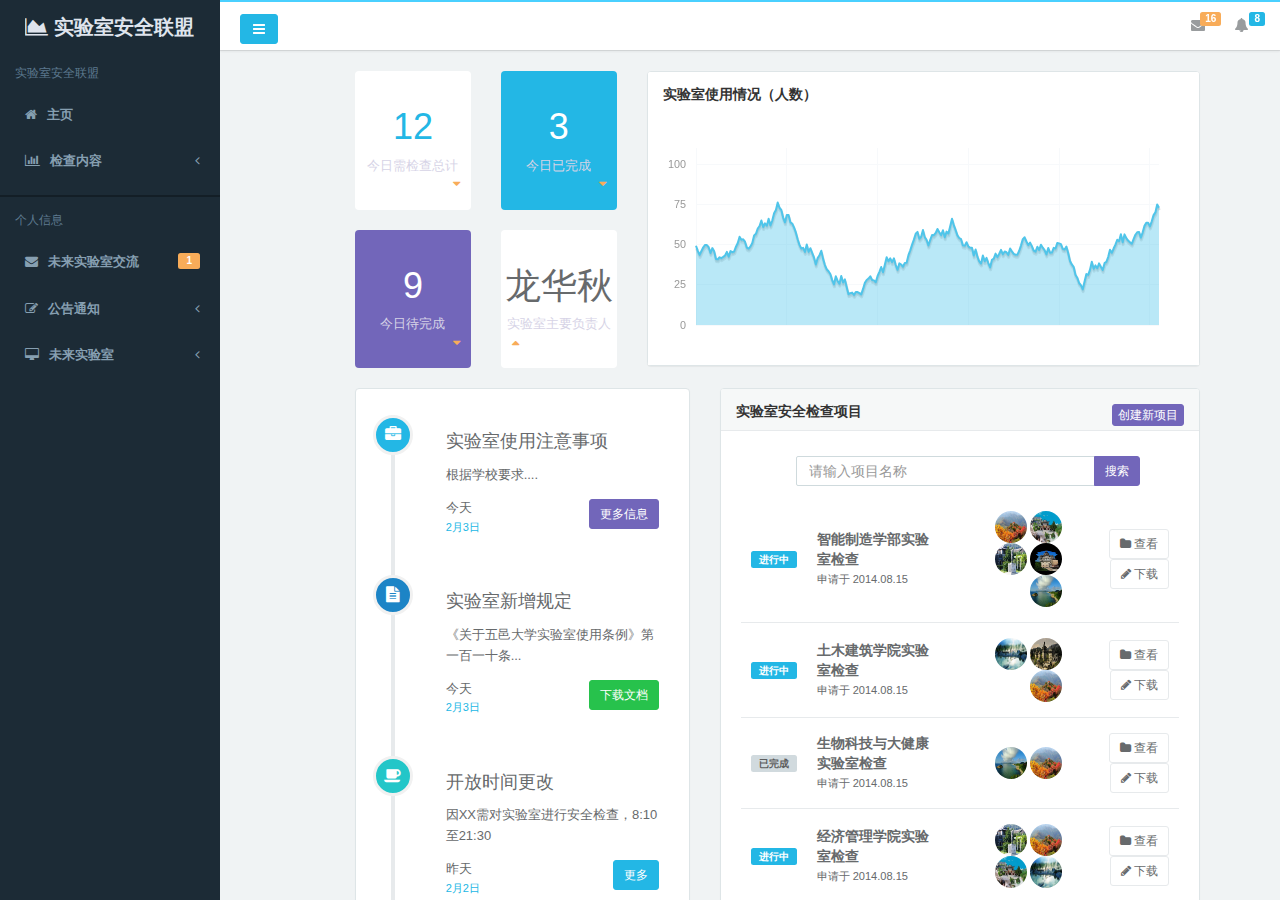
<file: index.html>
<!DOCTYPE html>
<html>

<head>
    <meta charset="utf-8">
    <meta name="viewport" content="width=device-width, initial-scale=1.0">
    <meta name="renderer" content="webkit">

    <title> 五邑大学实验室安全检查系统</title>

    <meta name="keywords" content="">
    <meta name="description" content="">

    <!--[if lt IE 9]>
    <meta http-equiv="refresh" content="0;ie.html" />
    <![endif]-->

    <link rel="shortcut icon" href="favicon.ico"> <link href="css/bootstrap.min.css?v=3.3.6" rel="stylesheet">
    <link href="css/font-awesome.min.css?v=4.4.0" rel="stylesheet">
    <link href="css/animate.css" rel="stylesheet">
    <link href="css/style.css?v=4.1.0" rel="stylesheet">
</head>

<body class="fixed-sidebar full-height-layout gray-bg" style="overflow:hidden">
    <div id="wrapper">
        <!--左侧导航开始-->
        <nav class="navbar-default navbar-static-side" role="navigation">
            <div class="nav-close"><i class="fa fa-times-circle"></i>
            </div>
            <div class="sidebar-collapse">
                <ul class="nav" id="side-menu">
                    <li class="nav-header">
                        <div class="dropdown profile-element">
                            <a data-toggle="dropdown" class="dropdown-toggle" href="#">
                                <span class="clear">
                                    <span class="block m-t-xs" style="font-size:20px;">
                                        <i class="fa fa-area-chart"></i>
                                        <strong class="font-bold">实验室安全联盟</strong>
                                    </span>
                                </span>
                            </a>
                        </div>
                        <div class="logo-element">实验室安全联盟
                        </div>
                    </li>
                    <li class="hidden-folded padder m-t m-b-sm text-muted text-xs">
                        <span class="ng-scope">实验室安全联盟</span>
                    </li>
                    <li>
                        <a class="J_menuItem" href="index_v1.html">
                            <i class="fa fa-home"></i>
                            <span class="nav-label">主页</span>
                        </a>
                    </li>
                    <li>
                        <a href="#">
                            <i class="fa fa fa-bar-chart-o"></i>
                            <span class="nav-label">检查内容</span>
                            <span class="fa arrow"></span>
                        </a>
                        <ul class="nav nav-second-level">
                            <li>
                                <a class="J_menuItem" href="IntoClauseMan.html">检查条目管理</a>
                            </li>
                            <li>
                                <a class="J_menuItem" href="IntoTeacherMan.html">检查老师管理</a>
                            </li>
                            <li>
                                <a class="J_menuItem" href="graph_flot.html">报告管理</a>
                            </li>
                            <li>
                                <a class="J_menuItem" href="remediation.html">整改管理</a>
                            </li>                          
                        </ul>
                    </li>
                    <li class="line dk"></li>
                                        <li class="hidden-folded padder m-t m-b-sm text-muted text-xs">
                        <span class="ng-scope">个人信息</span>
                    </li>
                    <li>
                        <a href="mailbox.html"><i class="fa fa-envelope"></i> <span class="nav-label">未来实验室交流 </span><span class="label label-warning pull-right">1</span></a>
                        <ul class="nav nav-second-level">
                            <li><a class="J_menuItem" href="mailbox.html">邮箱</a>
                            </li>                           
                    		<li><a class="J_menuItem" href="jqueryChat/index.html">聊天室</a>
                            </li>
                        </ul>
                    </li>
                    <li>
                        <a href="#"><i class="fa fa-edit"></i> <span class="nav-label">公告通知</span><span class="fa arrow"></span></a>
                        <ul class="nav nav-second-level">                           
                            <li><a class="J_menuItem" href="form_file_upload.html">文件上传</a>
                            </li>
                        </ul>
                    </li>
                    <li>
                        <a href="#"><i class="fa fa-desktop"></i> <span class="nav-label">未来实验室</span><span class="fa arrow"></span></a>
                        <ul class="nav nav-second-level">
                            <li><a class="J_menuItem" href="contacts.html">实验室大家庭</a>
                            </li>
                            <li><a class="J_menuItem" href="profile.html">个人资料</a>
                            </li>
                            <li>
                                <a href="#">实验室管理 <span class="fa arrow"></span></a>
                                <ul class="nav nav-third-level">
                                    <li><a class="J_menuItem" href="projects.html">实验室详情</a>
                                    </li>
                                    <li><a class="J_menuItem" href="project_detail.html">实验室情况</a>
                                    </li>
                                </ul>
                            </li>
                            <li><a class="J_menuItem" href="teams_board.html">实验室团队管理</a>
                            </li>
                            <li><a class="J_menuItem" href="clients.html">资源管理</a>
                            </li>
                            <li><a class="J_menuItem" href="file_manager.html">文件管理器</a>
                            </li>
                            <li><a class="J_menuItem" href="calendar.html">工作日历</a>
                            </li>
                
                        </ul>
                    </li>


                </ul>
            </div>
        </nav>
        <!--左侧导航结束-->
        <!--右侧部分开始-->
        <div id="page-wrapper" class="gray-bg dashbard-1">
            <div class="row border-bottom">
                <nav class="navbar navbar-static-top" role="navigation" style="margin-bottom: 0">
                    <div class="navbar-header"><a class="navbar-minimalize minimalize-styl-2 btn btn-info " href="#"><i class="fa fa-bars"></i> </a>
                        <form role="search" class="navbar-form-custom" method="post" action="search_results.html">                        
                        </form>
                    </div>
                    <ul class="nav navbar-top-links navbar-right">
                        <li class="dropdown">
                            <a class="dropdown-toggle count-info" data-toggle="dropdown" href="#">
                                <i class="fa fa-envelope"></i> <span class="label label-warning">16</span>
                            </a>
                            <ul class="dropdown-menu dropdown-messages">
                                <li class="m-t-xs">
                                    <div class="dropdown-messages-box">
                                        <a href="profile.html" class="pull-left">
                                            <img alt="image" class="img-circle" src="img/a7.jpg">
                                        </a>
                                        <div class="media-body">
                                            <small class="pull-right">46小时前</small>
                                            <strong>小四</strong> 是不是只有我死了,你们才不骂爵迹
                                            <br>
                                            <small class="text-muted">3天前 2014.11.8</small>
                                        </div>
                                    </div>
                                </li>
                                <li class="divider"></li>
                                <li>
                                    <div class="dropdown-messages-box">
                                        <a href="profile.html" class="pull-left">
                                            <img alt="image" class="img-circle" src="img/a4.jpg">
                                        </a>
                                        <div class="media-body ">
                                            <small class="pull-right text-navy">25小时前</small>
                                            <strong>二愣子</strong> 呵呵
                                            <br>
                                            <small class="text-muted">昨天</small>
                                        </div>
                                    </div>
                                </li>
                                <li class="divider"></li>
                                <li>
                                    <div class="text-center link-block">
                                        <a class="J_menuItem" href="mailbox.html">
                                            <i class="fa fa-envelope"></i> <strong> 查看所有消息</strong>
                                        </a>
                                    </div>
                                </li>
                            </ul>
                        </li>
                        <li class="dropdown">
                            <a class="dropdown-toggle count-info" data-toggle="dropdown" href="#">
                                <i class="fa fa-bell"></i> <span class="label label-primary">8</span>
                            </a>
                            <ul class="dropdown-menu dropdown-alerts">
                                <li>
                                    <a href="mailbox.html">
                                        <div>
                                            <i class="fa fa-envelope fa-fw"></i> 您有16条未读消息
                                            <span class="pull-right text-muted small">4分钟前</span>
                                        </div>
                                    </a>
                                </li>
                                <li class="divider"></li>
                                <li>
                                    <a href="profile.html">
                                        <div>
                                            <i class="fa fa-qq fa-fw"></i> 3条新回复
                                            <span class="pull-right text-muted small">12分钟钱</span>
                                        </div>
                                    </a>
                                </li>
                                <li class="divider"></li>
                                <li>
                                    <div class="text-center link-block">
                                        <a class="J_menuItem" href="notifications.html">
                                            <strong>查看所有 </strong>
                                            <i class="fa fa-angle-right"></i>
                                        </a>
                                    </div>
                                </li>
                            </ul>
                        </li>
                    </ul>
                </nav>
            </div>
            <div class="row J_mainContent" id="content-main">
                <iframe id="J_iframe" width="100%" height="100%" src="index_v1.html?v=4.0" frameborder="0" data-id="index_v1.html" seamless></iframe>
            </div>
        </div>
        <!--右侧部分结束-->
    </div>

    <!-- 全局js -->
    <script src="js/jquery.min.js?v=2.1.4"></script>
    <script src="js/bootstrap.min.js?v=3.3.6"></script>
    <script src="js/plugins/metisMenu/jquery.metisMenu.js"></script>
    <script src="js/plugins/slimscroll/jquery.slimscroll.min.js"></script>
    <script src="js/plugins/layer/layer.min.js"></script>

    <!-- 自定义js -->
    <script src="js/hAdmin.js?v=4.1.0"></script>
    <script type="text/javascript" src="js/index.js"></script>

    <!-- 第三方插件 -->
    <script src="js/plugins/pace/pace.min.js"></script>

</body>

</html>
</file>
<file: css/style.css>
/*
 *
 *   H+ - 后台主题UI框架
 *   version 4.0
 *
*/

h1,
h2,
h3,
h4,
h5,
h6 {
    font-weight: 100;
}

h1 {
    font-size: 30px;
}

h2 {
    font-size: 24px;
}

h3 {
    font-size: 16px;
}

h4 {
    font-size: 14px;
}

h5 {
    font-size: 12px;
}

h6 {
    font-size: 10px;
}

h3,
h4,
h5 {
    margin-top: 5px;
    font-weight: 600;
}

a:focus {
    outline: none;
}

.nav > li > a {
    color: #869fb1;
    font-weight: 600;
    padding: 14px 20px 14px 25px;
}

.nav li>a {
    display: block;
    /*white-space: nowrap;*/
}

.nav.navbar-right > li > a {
    color: #999c9e;
}

.nav > li.active > a {
    color: #ffffff;
}

.navbar-default .nav > li > a:hover,
.navbar-default .nav > li > a:focus {
    background-color: #131e26;
    color: white;
}

.nav .open > a,
.nav .open > a:hover,
.nav .open > a:focus {
    background: #fff;
}

.nav > li > a i {
    margin-right: 6px;
}

.navbar {
    border: 0;
}

.navbar-default {
    background-color: transparent;
    border-color: #2f4050;
    position: relative;
}

.navbar-top-links li {
    display: inline-block;
}

.navbar-top-links li:last-child {
    margin-right: 30px;
}

body.body-small .navbar-top-links li:last-child {
    margin-right: 10px;
}

.navbar-top-links li a {
    padding: 15px 10px;
    min-height: 50px;
}

.dropdown-menu {
    border: medium none;
    display: none;
    float: left;
    font-size: 12px;
    left: 0;
    list-style: none outside none;
    padding: 0;
    position: absolute;
    text-shadow: none;
    top: 100%;
    z-index: 1000;
    border-radius: 0;
    box-shadow: 0 0 3px rgba(86, 96, 117, 0.3);
}

.dropdown-menu > li > a {
    border-radius: 3px;
    color: inherit;
    line-height: 25px;
    margin: 4px;
    text-align: left;
    font-weight: normal;
}

.dropdown-menu > li > a.font-bold {
    font-weight: 600;
}

.navbar-top-links .dropdown-menu li {
    display: block;
}

.navbar-top-links .dropdown-menu li:last-child {
    margin-right: 0;
}

.navbar-top-links .dropdown-menu li a {
    padding: 3px 20px;
    min-height: 0;
}

.navbar-top-links .dropdown-menu li a div {
    white-space: normal;
}

.navbar-top-links .dropdown-messages,
.navbar-top-links .dropdown-tasks,
.navbar-top-links .dropdown-alerts {
    width: 310px;
    min-width: 0;
}

.navbar-top-links .dropdown-messages {
    margin-left: 5px;
}

.navbar-top-links .dropdown-tasks {
    margin-left: -59px;
}

.navbar-top-links .dropdown-alerts {
    margin-left: -123px;
}

.navbar-top-links .dropdown-user {
    right: 0;
    left: auto;
}

.dropdown-messages,
.dropdown-alerts {
    padding: 10px 10px 10px 10px;
}

.dropdown-messages li a,
.dropdown-alerts li a {
    font-size: 12px;
}

.dropdown-messages li em,
.dropdown-alerts li em {
    font-size: 10px;
}

.nav.navbar-top-links .dropdown-alerts a {
    font-size: 12px;
}

.nav-header {
    padding: 8px 25px;
    background: #1c2b36;
}

.pace-done .nav-header {
    -webkit-transition: all 0.5s;
    transition: all 0.5s;
}

.nav > li.active {
    border-left: 4px solid #19a9d5;
    background: #131e26;
}

.nav.nav-second-level > li.active {
    border: none;
}

.nav.nav-second-level.collapse[style] {
    height: auto !important;
}

.nav-header a {
    color: #DFE4ED;
}

.nav-header .text-muted {
    color: #8095a8;
}

.minimalize-styl-2 {
    padding: 4px 12px;
    margin: 14px 5px 5px 20px;
    font-size: 14px;
    float: left;
}

.navbar-form-custom {
    float: left;
    height: 50px;
    padding: 0;
    width: 200px;
    display: inline-table;
}

.navbar-form-custom .form-group {
    margin-bottom: 0;
}

.nav.navbar-top-links a {
    font-size: 14px;
}

.navbar-form-custom .form-control {
    background: none repeat scroll 0 0 rgba(0, 0, 0, 0);
    border: medium none;
    font-size: 14px;
    margin-top: 10px;
    z-index: 2000;
}

.navbar-form-custom .form-control:focus{
    border-bottom: 1px solid #f1f1f1;
}

.count-info .label {
    line-height: 12px;
    padding: 1px 5px;
    position: absolute;
    right: 0px;
    top: 12px;
}

.arrow {
    float: right;
    margin-top: 2px;
}

.fa.arrow:before {
    content: "\f104";
}

.active > a > .fa.arrow:before {
    content: "\f107";
}

.nav-second-level li,
.nav-third-level li {
    border-bottom: none !important;
}

.nav-second-level li a {
    padding: 7px 15px 7px 10px;
    padding-left: 52px;
}

.nav-third-level li a {
    padding-left: 62px;
}

.nav-second-level li:last-child {
    margin-bottom: 10px;
}

body:not(.fixed-sidebar):not(.canvas-menu).mini-navbar .nav li:hover > .nav-second-level,
.mini-navbar .nav li:focus > .nav-second-level {
    display: block;
    border-radius: 0 2px 2px 0;
    min-width: 140px;
    height: auto;
}

body.mini-navbar .navbar-default .nav > li > .nav-second-level li a {
    font-size: 12px;
    border-radius: 0 2px 2px 0;
}

.fixed-nav .slimScrollDiv #side-menu {
    padding-bottom: 60px;
    position: relative;
}

.slimScrollDiv >* {
    overflow: hidden;
}

.mini-navbar .nav-second-level li a {
    padding: 10px 10px 10px 15px;
}

.canvas-menu.mini-navbar .nav-second-level {
    background: #293846;
}

.mini-navbar li.active .nav-second-level {
    left: 65px;
}

.navbar-default .special_link a {
    background: #23b7e5;
    color: white;
}

.navbar-default .special_link a:hover {
    background: #17987e !important;
    color: white;
}

.navbar-default .special_link a span.label {
    background: #fff;
    color: #23b7e5;
}

.navbar-default .landing_link a {
    background: #1cc09f;
    color: white;
}

.navbar-default .landing_link a:hover {
    background: #23b7e5 !important;
    color: white;
}

.navbar-default .landing_link a span.label {
    background: #fff;
    color: #1cc09f;
}

.logo-element {
    text-align: center;
    font-size: 18px;
    font-weight: 600;
    color: white;
    display: none;
    padding: 18px 0;
}

.pace-done .navbar-static-side,
.pace-done .nav-header,
.pace-done li.active,
.pace-done #page-wrapper,
.pace-done .footer {
    -webkit-transition: all 0.5s;
    transition: all 0.5s;
}

.navbar-fixed-top {
    background: #fff;
    -webkit-transition-duration: 0.5s;
    transition-duration: 0.5s;
    z-index: 2030;
}

.navbar-fixed-top,
.navbar-static-top {
    background: #fff;
    box-shadow: 0 2px 2px rgba(0, 0, 0, 0.05), 0 1px 0 rgba(0, 0, 0, 0.05);
}

.fixed-nav #wrapper {
    padding-top: 60px;
    box-sizing: border-box;
}

.fixed-nav .minimalize-styl-2 {
    margin: 14px 5px 5px 15px;
}

.body-small .navbar-fixed-top {
    margin-left: 0px;
}

body.mini-navbar .navbar-static-side {
    width: 70px;
}

body.mini-navbar .profile-element,
body.mini-navbar .nav-label,
body.mini-navbar .navbar-default .nav li a span {
    display: none;
}

body.canvas-menu .profile-element {
    display: block;
}

body:not(.fixed-sidebar):not(.canvas-menu).mini-navbar .nav-second-level {
    display: none;
}

body.mini-navbar .navbar-default .nav > li > a {
    font-size: 16px;
}

body.mini-navbar .logo-element {
    display: block;
}

body.canvas-menu .logo-element {
    display: none;
}

body.mini-navbar .nav-header {
    padding: 0;
    background-color: #23b7e5;
}

body.canvas-menu .nav-header {
    padding: 33px 25px;
}

body.mini-navbar #page-wrapper {
    margin: 0 0 0 70px;
}

body.canvas-menu.mini-navbar #page-wrapper,
body.canvas-menu.mini-navbar .footer {
    margin: 0 0 0 0;
}

body.fixed-sidebar .navbar-static-side,
body.canvas-menu .navbar-static-side {
    position: fixed;
    width: 220px;
    z-index: 2001;
    height: 100%;
}

body.fixed-sidebar.mini-navbar .navbar-static-side {
    width: 70px;
}

body.fixed-sidebar.mini-navbar #page-wrapper {
    margin: 0 0 0 70px;
}

body.body-small.fixed-sidebar.mini-navbar #page-wrapper {
    margin: 0 0 0 70px;
}

body.body-small.fixed-sidebar.mini-navbar .navbar-static-side {
    width: 70px;
}

.fixed-sidebar.mini-navbar .nav li> .nav-second-level {
    display: none;
}

.fixed-sidebar.mini-navbar .nav li.active {
    border-left-width: 0;
}

.fixed-sidebar.mini-navbar .nav li:hover > .nav-second-level,
.canvas-menu.mini-navbar .nav li:hover > .nav-second-level {
    position: absolute;
    left: 70px;
    top: 0px;
    background-color: #2f4050;
    padding: 10px 10px 0 10px;
    font-size: 12px;
    display: block;
    min-width: 140px;
    border-radius: 2px;
}

body.fixed-sidebar.mini-navbar .navbar-default .nav > li > .nav-second-level li a {
    font-size: 12px;
    border-radius: 3px;
}

body.canvas-menu.mini-navbar .navbar-default .nav > li > .nav-second-level li a {
    font-size: 13px;
    border-radius: 3px;
}

.fixed-sidebar.mini-navbar .nav-second-level li a,
.canvas-menu.mini-navbar .nav-second-level li a {
    padding: 10px 10px 10px 15px;
}

.fixed-sidebar.mini-navbar .nav-second-level,
.canvas-menu.mini-navbar .nav-second-level {
    position: relative;
    padding: 0;
    font-size: 13px;
}

.fixed-sidebar.mini-navbar li.active .nav-second-level,
.canvas-menu.mini-navbar li.active .nav-second-level {
    left: 0px;
}

body.canvas-menu nav.navbar-static-side {
    z-index: 2001;
    background: #2f4050;
    height: 100%;
    position: fixed;
    display: none;
}

body.canvas-menu.mini-navbar nav.navbar-static-side {
    display: block;
    width: 70px;
}

.top-navigation #page-wrapper {
    margin-left: 0;
}

.top-navigation .navbar-nav .dropdown-menu > .active > a {
    background: white;
    color: #23b7e5;
    font-weight: bold;
}

.white-bg .navbar-fixed-top,
.white-bg .navbar-static-top {
    background: #fff;
}

.top-navigation .navbar {
    margin-bottom: 0;
}

.top-navigation .nav > li > a {
    padding: 15px 20px;
    color: #676a6c;
}

.top-navigation .nav > li a:hover,
.top-navigation .nav > li a:focus {
    background: #fff;
    color: #23b7e5;
}

.top-navigation .nav > li.active {
    background: #fff;
    border: none;
}

.top-navigation .nav > li.active > a {
    color: #23b7e5;
}

.top-navigation .navbar-right {
    padding-right: 10px;
}

.top-navigation .navbar-nav .dropdown-menu {
    box-shadow: none;
    border: 1px solid #e7eaec;
}

.top-navigation .dropdown-menu > li > a {
    margin: 0;
    padding: 7px 20px;
}

.navbar .dropdown-menu {
    margin-top: 0px;
}

.top-navigation .navbar-brand {
    background: #23b7e5;
    color: #fff;
    padding: 15px 25px;
}

.top-navigation .navbar-top-links li:last-child {
    margin-right: 0;
}

.top-navigation.mini-navbar #page-wrapper,
.top-navigation.body-small.fixed-sidebar.mini-navbar #page-wrapper,
.mini-navbar .top-navigation #page-wrapper,
.body-small.fixed-sidebar.mini-navbar .top-navigation #page-wrapper,
.canvas-menu #page-wrapper {
    margin: 0;
}

.top-navigation.fixed-nav #wrapper,
.fixed-nav #wrapper.top-navigation {
    margin-top: 50px;
}

.top-navigation .footer.fixed {
    margin-left: 0 !important;
}

.top-navigation .wrapper.wrapper-content {
    padding: 40px;
}

.top-navigation.body-small .wrapper.wrapper-content,
.body-small .top-navigation .wrapper.wrapper-content {
    padding: 40px 0px 40px 0px;
}

.navbar-toggle {
    background-color: #23b7e5;
    color: #fff;
    padding: 6px 12px;
    font-size: 14px;
}

.top-navigation .navbar-nav .open .dropdown-menu > li > a,
.top-navigation .navbar-nav .open .dropdown-menu .dropdown-header {
    padding: 10px 15px 10px 20px;
}

@media (max-width: 768px) {
    .top-navigation .navbar-header {
        display: block;
        float: none;
    }
}

.menu-visible-lg,
.menu-visible-md {
    display: none !important;
}

@media (min-width: 1200px) {
    .menu-visible-lg {
        display: block !important;
    }
}

@media (min-width: 992px) {
    .menu-visible-md {
        display: block !important;
    }
}

@media (max-width: 767px) {
    .menu-visible-md {
        display: block !important;
    }
    .menu-visible-lg {
        display: block !important;
    }
}

.btn {
    border-radius: 3px;
}

.btn:focus{
    outline: none!important;
}


.float-e-margins .btn {
    margin-bottom: 5px;
}

.btn-w-m {
    min-width: 120px;
}

.btn-primary.btn-outline {
    color: #58666e !important;
}

.btn-success.btn-outline {
    color: #58666e !important;
}

.btn-info.btn-outline {
    color: #58666e !important;
}

.btn-warning.btn-outline {
    color: #58666e !important;
}

.btn-danger.btn-outline {
    color: #58666e !important;
}

.btn-primary.btn-outline:hover,
.btn-success.btn-outline:hover,
.btn-info.btn-outline:hover,
.btn-warning.btn-outline:hover,
.btn-danger.btn-outline:hover {
    color: #fff;
}

.btn-primary {
    color: #ffffff !important;
  background-color: #7266ba;
  border-color: #7266ba;
}

.btn-primary:hover,
.btn-primary:focus,
.btn-primary:active,
.btn-primary.active,
.open .dropdown-toggle.btn-primary {
  color: #ffffff !important;
  background-color: #6254b2;
  border-color: #5a4daa;
}

.btn-primary:active,
.btn-primary.active,
.open .dropdown-toggle.btn-primary {
  background-image: none;
}

.btn-primary.disabled,
.btn-primary.disabled:hover,
.btn-primary.disabled:focus,
.btn-primary.disabled:active,
.btn-primary.disabled.active,
.btn-primary[disabled],
.btn-primary[disabled]:hover,
.btn-primary[disabled]:focus,
.btn-primary[disabled]:active,
.btn-primary.active[disabled],
fieldset[disabled] .btn-primary,
fieldset[disabled] .btn-primary:hover,
fieldset[disabled] .btn-primary:focus,
fieldset[disabled] .btn-primary:active,
fieldset[disabled] .btn-primary.active {
    background-color: #7266ba;
  border-color: #7266ba;
}

.btn-success {
  color: #ffffff !important;
  background-color: #27c24c;
  border-color: #27c24c;
}

.btn-success:hover,
.btn-success:focus,
.btn-success:active,
.btn-success.active,
.open .dropdown-toggle.btn-success {
  color: #ffffff !important;
  background-color: #23ad44;
  border-color: #20a03f;
}

.btn-success:active,
.btn-success.active,
.open .dropdown-toggle.btn-success {
  background-image: none;
}

.btn-success.disabled,
.btn-success.disabled:hover,
.btn-success.disabled:focus,
.btn-success.disabled:active,
.btn-success.disabled.active,
.btn-success[disabled],
.btn-success[disabled]:hover,
.btn-success[disabled]:focus,
.btn-success[disabled]:active,
.btn-success.active[disabled],
fieldset[disabled] .btn-success,
fieldset[disabled] .btn-success:hover,
fieldset[disabled] .btn-success:focus,
fieldset[disabled] .btn-success:active,
fieldset[disabled] .btn-success.active {
  background-color: #27c24c;
  border-color: #27c24c;
}

.btn-info {
  color: #ffffff !important;
  background-color: #23b7e5;
  border-color: #23b7e5;
}

.btn-info:hover,
.btn-info:focus,
.btn-info:active,
.btn-info.active,
.open .dropdown-toggle.btn-info {
  color: #ffffff !important;
  background-color: #19a9d5;
  border-color: #189ec8;
}

.btn-info:active,
.btn-info.active,
.open .dropdown-toggle.btn-info {
  background-image: none;
}

.btn-info.disabled,
.btn-info[disabled],
fieldset[disabled] .btn-info,
.btn-info.disabled:hover,
.btn-info[disabled]:hover,
fieldset[disabled] .btn-info:hover,
.btn-info.disabled:focus,
.btn-info[disabled]:focus,
fieldset[disabled] .btn-info:focus,
.btn-info.disabled:active,
.btn-info[disabled]:active,
fieldset[disabled] .btn-info:active,
.btn-info.disabled.active,
.btn-info[disabled].active,
fieldset[disabled] .btn-info.active {
  background-color: #23b7e5;
  border-color: #23b7e5;
}

.btn-default {
    color: #58666e !important;
    background-color: #fcfdfd;
    background-color: #fff;
    border-color: #dee5e7;
    border-bottom-color: #d8e1e3;
    -webkit-box-shadow: 0 1px 1px rgba(90, 90, 90, 0.1);
    box-shadow: 0 1px 1px rgba(90, 90, 90, 0.1);
}

.btn-default:hover,
.btn-default:focus,
.btn-default:active,
.btn-default.active,
.open .dropdown-toggle.btn-default {
    color: #58666e !important;
    background-color: #edf1f2;
    border-color: #c7d3d6;
}

.btn-default:active,
.btn-default.active,
.open .dropdown-toggle.btn-default {
    background-image: none;
}

.btn-default.disabled,
.btn-default.disabled:hover,
.btn-default.disabled:focus,
.btn-default.disabled:active,
.btn-default.disabled.active,
.btn-default[disabled],
.btn-default[disabled]:hover,
.btn-default[disabled]:focus,
.btn-default[disabled]:active,
.btn-default.active[disabled],
fieldset[disabled] .btn-default,
fieldset[disabled] .btn-default:hover,
fieldset[disabled] .btn-default:focus,
fieldset[disabled] .btn-default:active,
fieldset[disabled] .btn-default.active {
    background-color: #fcfdfd;
    border-color: #dee5e7;
}

.btn-warning {
  color: #ffffff !important;
  background-color: #fad733;
  border-color: #fad733;
}

.btn-warning:hover,
.btn-warning:focus,
.btn-warning:active,
.btn-warning.active,
.open .dropdown-toggle.btn-warning {
  color: #ffffff !important;
  background-color: #f9d21a;
  border-color: #f9cf0b;
}

.btn-warning:active,
.btn-warning.active,
.open .dropdown-toggle.btn-warning {
  background-image: none;
}

.btn-warning.disabled,
.btn-warning[disabled],
fieldset[disabled] .btn-warning,
.btn-warning.disabled:hover,
.btn-warning[disabled]:hover,
fieldset[disabled] .btn-warning:hover,
.btn-warning.disabled:focus,
.btn-warning[disabled]:focus,
fieldset[disabled] .btn-warning:focus,
.btn-warning.disabled:active,
.btn-warning[disabled]:active,
fieldset[disabled] .btn-warning:active,
.btn-warning.disabled.active,
.btn-warning[disabled].active,
fieldset[disabled] .btn-warning.active {
  background-color: #fad733;
  border-color: #fad733;
}

.btn-danger {
  color: #ffffff !important;
  background-color: #f05050;
  border-color: #f05050;
}

.btn-danger:hover,
.btn-danger:focus,
.btn-danger:active,
.btn-danger.active,
.open .dropdown-toggle.btn-danger {
  color: #ffffff !important;
  background-color: #ee3939;
  border-color: #ed2a2a;
}

.btn-danger:active,
.btn-danger.active,
.open .dropdown-toggle.btn-danger {
  background-image: none;
}

.btn-danger.disabled,
.btn-danger[disabled],
fieldset[disabled] .btn-danger,
.btn-danger.disabled:hover,
.btn-danger[disabled]:hover,
fieldset[disabled] .btn-danger:hover,
.btn-danger.disabled:focus,
.btn-danger[disabled]:focus,
fieldset[disabled] .btn-danger:focus,
.btn-danger.disabled:active,
.btn-danger[disabled]:active,
fieldset[disabled] .btn-danger:active,
.btn-danger.disabled.active,
.btn-danger[disabled].active,
fieldset[disabled] .btn-danger.active {
  background-color: #f05050;
  border-color: #f05050;
}

.btn-link {
    color: inherit;
}

.btn-link:hover,
.btn-link:focus,
.btn-link:active,
.btn-link.active,
.open .dropdown-toggle.btn-link {
    color: #23b7e5;
    text-decoration: none;
}

.btn-link:active,
.btn-link.active,
.open .dropdown-toggle.btn-link {
    background-image: none;
}

.btn-link.disabled,
.btn-link.disabled:hover,
.btn-link.disabled:focus,
.btn-link.disabled:active,
.btn-link.disabled.active,
.btn-link[disabled],
.btn-link[disabled]:hover,
.btn-link[disabled]:focus,
.btn-link[disabled]:active,
.btn-link.active[disabled],
fieldset[disabled] .btn-link,
fieldset[disabled] .btn-link:hover,
fieldset[disabled] .btn-link:focus,
fieldset[disabled] .btn-link:active,
fieldset[disabled] .btn-link.active {
    color: #cacaca;
}

.btn-white {
    color: inherit;
    background: white;
    border: 1px solid #e7eaec;
}

.btn-white:hover,
.btn-white:focus,
.btn-white:active,
.btn-white.active,
.open .dropdown-toggle.btn-white {
    color: inherit;
    border: 1px solid #d2d2d2;
}

.btn-white:active,
.btn-white.active {
    box-shadow: 0 2px 5px rgba(0, 0, 0, 0.15) inset;
}

.btn-white:active,
.btn-white.active,
.open .dropdown-toggle.btn-white {
    background-image: none;
}

.btn-white.disabled,
.btn-white.disabled:hover,
.btn-white.disabled:focus,
.btn-white.disabled:active,
.btn-white.disabled.active,
.btn-white[disabled],
.btn-white[disabled]:hover,
.btn-white[disabled]:focus,
.btn-white[disabled]:active,
.btn-white.active[disabled],
fieldset[disabled] .btn-white,
fieldset[disabled] .btn-white:hover,
fieldset[disabled] .btn-white:focus,
fieldset[disabled] .btn-white:active,
fieldset[disabled] .btn-white.active {
    color: #cacaca;
}

.form-control,
.form-control:focus,
.has-error .form-control:focus,
.has-success .form-control:focus,
.has-warning .form-control:focus,
.navbar-collapse,
.navbar-form,
.navbar-form-custom .form-control:focus,
.navbar-form-custom .form-control:hover,
.open .btn.dropdown-toggle,
.panel,
.popover,
.progress,
.progress-bar {
    box-shadow: none;
}

.btn-outline {
    color: inherit;
    background-color: transparent;
    -webkit-transition: all .5s;
    transition: all .5s;
}

.btn-rounded {
    border-radius: 50px;
}

.btn-large-dim {
    width: 90px;
    height: 90px;
    font-size: 42px;
}

button.dim {
    display: inline-block;
    color: #fff;
    text-decoration: none;
    text-transform: uppercase;
    text-align: center;
    padding-top: 6px;
    margin-right: 10px;
    position: relative;
    cursor: pointer;
    border-radius: 5px;
    font-weight: 600;
    margin-bottom: 20px !important;
}

button.dim:active {
    top: 3px;
}

button.btn-primary.dim {
    box-shadow: inset 0px 0px 0px #16987e, 0px 5px 0px 0px #16987e, 0px 10px 5px #999999;
}

button.btn-primary.dim:active {
    box-shadow: inset 0px 0px 0px #16987e, 0px 2px 0px 0px #16987e, 0px 5px 3px #999999;
}

button.btn-default.dim {
    box-shadow: inset 0px 0px 0px #b3b3b3, 0px 5px 0px 0px #b3b3b3, 0px 10px 5px #999999;
}

button.btn-default.dim:active {
    box-shadow: inset 0px 0px 0px #b3b3b3, 0px 2px 0px 0px #b3b3b3, 0px 5px 3px #999999;
}

button.btn-warning.dim {
    box-shadow: inset 0px 0px 0px #f79d3c, 0px 5px 0px 0px #f79d3c, 0px 10px 5px #999999;
}

button.btn-warning.dim:active {
    box-shadow: inset 0px 0px 0px #f79d3c, 0px 2px 0px 0px #f79d3c, 0px 5px 3px #999999;
}

button.btn-info.dim {
    box-shadow: inset 0px 0px 0px #1eacae, 0px 5px 0px 0px #1eacae, 0px 10px 5px #999999;
}

button.btn-info.dim:active {
    box-shadow: inset 0px 0px 0px #1eacae, 0px 2px 0px 0px #1eacae, 0px 5px 3px #999999;
}

button.btn-success.dim {
    box-shadow: inset 0px 0px 0px #1872ab, 0px 5px 0px 0px #1872ab, 0px 10px 5px #999999;
}

button.btn-success.dim:active {
    box-shadow: inset 0px 0px 0px #1872ab, 0px 2px 0px 0px #1872ab, 0px 5px 3px #999999;
}

button.btn-danger.dim {
    box-shadow: inset 0px 0px 0px #ea394c, 0px 5px 0px 0px #ea394c, 0px 10px 5px #999999;
}

button.btn-danger.dim:active {
    box-shadow: inset 0px 0px 0px #ea394c, 0px 2px 0px 0px #ea394c, 0px 5px 3px #999999;
}

button.dim:before {
    font-size: 50px;
    line-height: 1em;
    font-weight: normal;
    color: #fff;
    display: block;
    padding-top: 10px;
}

button.dim:active:before {
    top: 7px;
    font-size: 50px;
}

.label {
    background-color: #d1dade;
    color: #5e5e5e;
    font-size: 10px;
    font-weight: 600;
    padding: 3px 8px;
    text-shadow: none;
}

.badge {
    background-color: #d1dade;
    color: #5e5e5e;
    font-size: 11px;
    font-weight: 600;
    padding-bottom: 4px;
    padding-left: 6px;
    padding-right: 6px;
    text-shadow: none;
}

.label-primary,
.badge-primary {
    background-color: #23b7e5;
    color: #FFFFFF;
}

.label-success,
.badge-success {
    background-color: #1c84c6;
    color: #FFFFFF;
}

.label-warning,
.badge-warning {
    background-color: #f8ac59;
    color: #FFFFFF;
}

.label-warning-light,
.badge-warning-light {
    background-color: #f8ac59;
    color: #ffffff;
}

.label-danger,
.badge-danger {
    background-color: #ed5565;
    color: #FFFFFF;
}

.label-info,
.badge-info {
    background-color: #23c6c8;
    color: #FFFFFF;
}

.label-inverse,
.badge-inverse {
    background-color: #262626;
    color: #FFFFFF;
}

.label-white,
.badge-white {
    background-color: #FFFFFF;
    color: #5E5E5E;
}

.label-white,
.badge-disable {
    background-color: #2A2E36;
    color: #8B91A0;
}


/* TOOGLE SWICH */

.onoffswitch {
    position: relative;
    width: 64px;
    -webkit-user-select: none;
    -moz-user-select: none;
    -ms-user-select: none;
}

.onoffswitch-checkbox {
    display: none;
}

.onoffswitch-label {
    display: block;
    overflow: hidden;
    cursor: pointer;
    border: 2px solid #23b7e5;
    border-radius: 2px;
}

.onoffswitch-inner {
    width: 200%;
    margin-left: -100%;
    -webkit-transition: margin 0.3s ease-in 0s;
    transition: margin 0.3s ease-in 0s;
}

.onoffswitch-inner:before,
.onoffswitch-inner:after {
    float: left;
    width: 50%;
    height: 20px;
    padding: 0;
    line-height: 20px;
    font-size: 12px;
    color: white;
    font-family: Trebuchet, Arial, sans-serif;
    font-weight: bold;
    box-sizing: border-box;
}

.onoffswitch-inner:before {
    content: "ON";
    padding-left: 10px;
    background-color: #23b7e5;
    color: #FFFFFF;
}

.onoffswitch-inner:after {
    content: "OFF";
    padding-right: 10px;
    background-color: #FFFFFF;
    color: #999999;
    text-align: right;
}

.onoffswitch-switch {
    width: 20px;
    margin: 0px;
    background: #FFFFFF;
    border: 2px solid #23b7e5;
    border-radius: 2px;
    position: absolute;
    top: 0;
    bottom: 0;
    right: 44px;
    -webkit-transition: all 0.3s ease-in 0s;
    transition: all 0.3s ease-in 0s;
}

.onoffswitch-checkbox:checked + .onoffswitch-label .onoffswitch-inner {
    margin-left: 0;
}

.onoffswitch-checkbox:checked + .onoffswitch-label .onoffswitch-switch {
    right: 0px;
}


/* CHOSEN PLUGIN */

.chosen-container-single .chosen-single {
    background: #ffffff;
    box-shadow: none;
    -moz-box-sizing: border-box;
    background-color: #FFFFFF;
    border: 1px solid #CBD5DD;
    border-radius: 2px;
    cursor: text;
    height: auto !important;
    margin: 0;
    min-height: 30px;
    overflow: hidden;
    padding: 4px 12px;
    position: relative;
    width: 100%;
}

.chosen-container-multi .chosen-choices li.search-choice {
    background: #f1f1f1;
    border: 1px solid #ededed;
    border-radius: 2px;
    box-shadow: none;
    color: #333333;
    cursor: default;
    line-height: 13px;
    margin: 3px 0 3px 5px;
    padding: 3px 20px 3px 5px;
    position: relative;
}


/* PAGINATIN */

.pagination > .active > a,
.pagination > .active > span,
.pagination > .active > a:hover,
.pagination > .active > span:hover,
.pagination > .active > a:focus,
.pagination > .active > span:focus {
    background-color: #f4f4f4;
    border-color: #DDDDDD;
    color: inherit;
    cursor: default;
    z-index: 2;
}

.pagination > li > a,
.pagination > li > span {
    background-color: #FFFFFF;
    border: 1px solid #DDDDDD;
    color: inherit;
    float: left;
    line-height: 1.42857;
    margin-left: -1px;
    padding: 4px 10px;
    position: relative;
    text-decoration: none;
}


/* TOOLTIPS */

.tooltip-inner {
    background-color: #2F4050;
}

.tooltip.top .tooltip-arrow {
    border-top-color: #2F4050;
}

.tooltip.right .tooltip-arrow {
    border-right-color: #2F4050;
}

.tooltip.bottom .tooltip-arrow {
    border-bottom-color: #2F4050;
}

.tooltip.left .tooltip-arrow {
    border-left-color: #2F4050;
}


/* EASY PIE CHART*/

.easypiechart {
    position: relative;
    text-align: center;
}

.easypiechart .h2 {
    margin-left: 10px;
    margin-top: 10px;
    display: inline-block;
}

.easypiechart canvas {
    top: 0;
    left: 0;
}

.easypiechart .easypie-text {
    line-height: 1;
    position: absolute;
    top: 33px;
    width: 100%;
    z-index: 1;
}

.easypiechart img {
    margin-top: -4px;
}

.jqstooltip {
    box-sizing: content-box;
}


/* FULLCALENDAR */

.fc-state-default {
    background-color: #ffffff;
    background-image: none;
    background-repeat: repeat-x;
    box-shadow: none;
    color: #333333;
    text-shadow: none;
}

.fc-state-default {
    border: 1px solid;
}

.fc-button {
    color: inherit;
    border: 1px solid #e7eaec;
    cursor: pointer;
    display: inline-block;
    height: 1.9em;
    line-height: 1.9em;
    overflow: hidden;
    padding: 0 0.6em;
    position: relative;
    white-space: nowrap;
}

.fc-state-active {
    background-color: #23b7e5;
    border-color: #23b7e5;
    color: #ffffff;
}

.fc-header-title h2 {
    font-size: 16px;
    font-weight: 600;
    color: inherit;
}

.fc-content .fc-widget-header,
.fc-content .fc-widget-content {
    border-color: #e7eaec;
    font-weight: normal;
}

.fc-border-separate tbody {
    background-color: #F8F8F8;
}

.fc-state-highlight {
    background: none repeat scroll 0 0 #FCF8E3;
}

.external-event {
    padding: 5px 10px;
    border-radius: 2px;
    cursor: pointer;
    margin-bottom: 5px;
}

.fc-ltr .fc-event-hori.fc-event-end,
.fc-rtl .fc-event-hori.fc-event-start {
    border-radius: 2px;
}

.fc-event,
.fc-agenda .fc-event-time,
.fc-event a {
    padding: 4px 6px;
    background-color: #23b7e5;
    /* background color */
    border-color: #23b7e5;
    /* border color */
}

.fc-event-time,
.fc-event-title {
    color: #717171;
    padding: 0 1px;
}

.ui-calendar .fc-event-time,
.ui-calendar .fc-event-title {
    color: #fff;
}


/* Chat */

.chat-activity-list .chat-element {
    border-bottom: 1px solid #e7eaec;
}

.chat-element:first-child {
    margin-top: 0;
}

.chat-element {
    padding-bottom: 15px;
}

.chat-element,
.chat-element .media {
    margin-top: 15px;
}

.chat-element,
.media-body {
    overflow: hidden;
}

.media-body {
    display: block;
    width: auto;
}

.chat-element > .pull-left {
    margin-right: 10px;
}

.chat-element img.img-circle,
.dropdown-messages-box img.img-circle {
    width: 38px;
    height: 38px;
}

.chat-element .well {
    border: 1px solid #e7eaec;
    box-shadow: none;
    margin-top: 10px;
    margin-bottom: 5px;
    padding: 10px 20px;
    font-size: 11px;
    line-height: 16px;
}

.chat-element .actions {
    margin-top: 10px;
}

.chat-element .photos {
    margin: 10px 0;
}

.right.chat-element > .pull-right {
    margin-left: 10px;
}

.chat-photo {
    max-height: 180px;
    border-radius: 4px;
    overflow: hidden;
    margin-right: 10px;
    margin-bottom: 10px;
}

.chat {
    margin: 0;
    padding: 0;
    list-style: none;
}

.chat li {
    margin-bottom: 10px;
    padding-bottom: 5px;
    border-bottom: 1px dotted #B3A9A9;
}

.chat li.left .chat-body {
    margin-left: 60px;
}

.chat li.right .chat-body {
    margin-right: 60px;
}

.chat li .chat-body p {
    margin: 0;
    color: #777777;
}

.panel .slidedown .glyphicon,
.chat .glyphicon {
    margin-right: 5px;
}

.chat-panel .panel-body {
    height: 350px;
    overflow-y: scroll;
}


/* LIST GROUP */

a.list-group-item.active,
a.list-group-item.active:hover,
a.list-group-item.active:focus {
    background-color: #23b7e5;
    border-color: #23b7e5;
    color: #FFFFFF;
    z-index: 2;
}

.list-group-item-heading {
    margin-top: 10px;
}

.list-group-item-text {
    margin: 0 0 10px;
    color: inherit;
    font-size: 12px;
    line-height: inherit;
}

.no-padding .list-group-item {
    border-left: none;
    border-right: none;
    border-bottom: none;
}

.no-padding .list-group-item:first-child {
    border-left: none;
    border-right: none;
    border-bottom: none;
    border-top: none;
}

.no-padding .list-group {
    margin-bottom: 0;
}

.list-group-item {
    background-color: inherit;
    border: 1px solid #e7eaec;
    display: block;
    margin-bottom: -1px;
    padding: 10px 15px;
    position: relative;
}

.elements-list .list-group-item {
    border-left: none;
    border-right: none;
    /*border-top: none;*/
    padding: 15px 25px;
}

.elements-list .list-group-item:first-child {
    border-left: none;
    border-right: none;
    border-top: none !important;
}

.elements-list .list-group {
    margin-bottom: 0;
}

.elements-list a {
    color: inherit;
}

.elements-list .list-group-item.active,
.elements-list .list-group-item:hover {
    background: #f0f3f4;
    color: inherit;
    border-color: #e7eaec;
    /*border-bottom: 1px solid #e7eaec;*/
    /*border-top: 1px solid #e7eaec;*/
    border-radius: 0;
}

.elements-list li.active {
    -webkit-transition: none;
    transition: none;
}

.element-detail-box {
    padding: 25px;
}


/* FLOT CHART  */

.flot-chart {
    display: block;
    height: 200px;
}

.widget .flot-chart.dashboard-chart {
    display: block;
    height: 120px;
    margin-top: 40px;
}

.flot-chart.dashboard-chart {
    display: block;
    height: 180px;
    margin-top: 40px;
}

.flot-chart-content {
    width: 100%;
    height: 100%;
}

.flot-chart-pie-content {
    width: 200px;
    height: 200px;
    margin: auto;
}

.jqstooltip {
    position: absolute;
    display: block;
    left: 0px;
    top: 0px;
    visibility: hidden;
    background: #2b303a;
    background-color: rgba(43, 48, 58, 0.8);
    color: white;
    text-align: left;
    white-space: nowrap;
    z-index: 10000;
    padding: 5px 5px 5px 5px;
    min-height: 22px;
    border-radius: 3px;
}

.jqsfield {
    color: white;
    text-align: left;
}

.h-200 {
    min-height: 200px;
}

.legendLabel {
    padding-left: 5px;
}

.stat-list li:first-child {
    margin-top: 0;
}

.stat-list {
    list-style: none;
    padding: 0;
    margin: 0;
}

.stat-percent {
    float: right;
}

.stat-list li {
    margin-top: 15px;
    position: relative;
}


/* DATATABLES */

table.dataTable thead .sorting,
table.dataTable thead .sorting_asc:after,
table.dataTable thead .sorting_desc,
table.dataTable thead .sorting_asc_disabled,
table.dataTable thead .sorting_desc_disabled {
    background: transparent;
}

table.dataTable thead .sorting_asc:after {
    float: right;
    font-family: fontawesome;
}

table.dataTable thead .sorting_desc:after {
    content: "\f0dd";
    float: right;
    font-family: fontawesome;
}

table.dataTable thead .sorting:after {
    content: "\f0dc";
    float: right;
    font-family: fontawesome;
    color: rgba(50, 50, 50, 0.5);
}

.dataTables_wrapper {
    padding-bottom: 30px;
}


/* CIRCLE */

.img-circle {
    border-radius: 50%;
}

.btn-circle {
    width: 30px;
    height: 30px;
    padding: 6px 0;
    border-radius: 15px;
    text-align: center;
    font-size: 12px;
    line-height: 1.428571429;
}

.btn-circle.btn-lg {
    width: 50px;
    height: 50px;
    padding: 10px 16px;
    border-radius: 25px;
    font-size: 18px;
    line-height: 1.33;
}

.btn-circle.btn-xl {
    width: 70px;
    height: 70px;
    padding: 10px 16px;
    border-radius: 35px;
    font-size: 24px;
    line-height: 1.33;
}

.show-grid [class^="col-"] {
    padding-top: 10px;
    padding-bottom: 10px;
    border: 1px solid #ddd;
    background-color: #eee !important;
}

.show-grid {
    margin: 15px 0;
}


/* ANIMATION */

.css-animation-box h1 {
    font-size: 44px;
}

.animation-efect-links a {
    padding: 4px 6px;
    font-size: 12px;
}

#animation_box {
    background-color: #f9f8f8;
    border-radius: 16px;
    width: 80%;
    margin: 0 auto;
    padding-top: 80px;
}

.animation-text-box {
    position: absolute;
    margin-top: 40px;
    left: 50%;
    margin-left: -100px;
    width: 200px;
}

.animation-text-info {
    position: absolute;
    margin-top: -60px;
    left: 50%;
    margin-left: -100px;
    width: 200px;
    font-size: 10px;
}

.animation-text-box h2 {
    font-size: 54px;
    font-weight: 600;
    margin-bottom: 5px;
}

.animation-text-box p {
    font-size: 12px;
    text-transform: uppercase;
}


/* PEACE */

.pace {
    -webkit-pointer-events: none;
    pointer-events: none;
    -webkit-user-select: none;
    -moz-user-select: none;
    -ms-user-select: none;
    user-select: none;
}

.pace-inactive {
    display: none;
}

.pace .pace-progress {
    background: #4ad0ff;
    position: fixed;
    z-index: 2000;
    top: 0;
    width: 100%;
    height: 2px;
}

.pace-inactive {
    display: none;
}


/* WIDGETS */

.widget {
    border-radius: 5px;
    padding: 15px 20px;
    margin-bottom: 10px;
    margin-top: 10px;
}

.widget.style1 h2 {
    font-size: 30px;
}

.widget h2,
.widget h3 {
    margin-top: 5px;
    margin-bottom: 0;
}

.widget-text-box {
    padding: 20px;
    border: 1px solid #e7eaec;
    background: #ffffff;
}

.widget-head-color-box {
    border-radius: 5px 5px 0px 0px;
    margin-top: 10px;
}

.widget .flot-chart {
    height: 100px;
}

.vertical-align div {
    display: inline-block;
    vertical-align: middle;
}

.vertical-align h2,
.vertical-align h3 {
    margin: 0;
}

.todo-list {
    list-style: none outside none;
    margin: 0;
    padding: 0;
    font-size: 14px;
}

.todo-list.small-list {
    font-size: 12px;
}

.todo-list.small-list > li {
    background: #f0f3f4;
    border-left: none;
    border-right: none;
    border-radius: 4px;
    color: inherit;
    margin-bottom: 2px;
    padding: 6px 6px 6px 12px;
}

.todo-list.small-list .btn-xs,
.todo-list.small-list .btn-group-xs > .btn {
    border-radius: 5px;
    font-size: 10px;
    line-height: 1.5;
    padding: 1px 2px 1px 5px;
}

.todo-list > li {
    background: #f0f3f4;
    border-left: 6px solid #e7eaec;
    border-right: 6px solid #e7eaec;
    border-radius: 4px;
    color: inherit;
    margin-bottom: 2px;
    padding: 10px;
}

.todo-list .handle {
    cursor: move;
    display: inline-block;
    font-size: 16px;
    margin: 0 5px;
}

.todo-list > li .label {
    font-size: 9px;
    margin-left: 10px;
}

.check-link {
    font-size: 16px;
}

.todo-completed {
    text-decoration: line-through;
}

.geo-statistic h1 {
    font-size: 36px;
    margin-bottom: 0;
}

.glyphicon.fa {
    font-family: "FontAwesome";
}


/* INPUTS */

.inline {
    display: inline-block !important;
}

.input-s-sm {
    width: 120px;
}

.input-s {
    width: 200px;
}

.input-s-lg {
    width: 250px;
}

.i-checks {
    padding-left: 0;
}

.form-control,
.single-line {
      display: block;
    border-color: #cfdadd;
    border-radius: 2px;
      width: 100%;
      height: 30px;
      padding: 6px 12px;
      font-size: 14px;
      line-height: 1.42857143;
      color: #555;
      background-color: #fff;
      background-image: none;
      border: 1px solid #cfdadd;
    box-shadow: none;
      -webkit-transition: border-color ease-in-out .15s, -webkit-box-shadow ease-in-out .15s;
           -o-transition: border-color ease-in-out .15s, box-shadow ease-in-out .15s;
              transition: border-color ease-in-out .15s, box-shadow ease-in-out .15s;
}

.form-control:focus,
.single-line:focus {
    border-color: #23b7e5 !important;
}

.has-success .form-control {
    border-color: #23b7e5;
}

.has-warning .form-control {
    border-color: #f8ac59;
}

.has-error .form-control {
    border-color: #ed5565;
}

.has-success .control-label {
    color: #23b7e5;
}

.has-warning .control-label {
    color: #f8ac59;
}

.has-error .control-label {
    color: #ed5565;
}

.input-group-addon {
    background-color: #fff;
    border: 1px solid #E5E6E7;
    border-radius: 1px;
    color: inherit;
    font-size: 14px;
    font-weight: 400;
    line-height: 1;
    padding: 6px 12px;
    text-align: center;
}

.spinner-buttons.input-group-btn .btn-xs {
    line-height: 1.13;
}

.spinner-buttons.input-group-btn {
    width: 20%;
}

.noUi-connect {
    background: none repeat scroll 0 0 #23b7e5;
    box-shadow: none;
}

.slider_red .noUi-connect {
    background: none repeat scroll 0 0 #ed5565;
    box-shadow: none;
}


/* UI Sortable */

.ui-sortable .ibox-title {
    cursor: move;
}

.ui-sortable-placeholder {
    border: 1px dashed #cecece !important;
    visibility: visible !important;
    background: #e7eaec;
}

.ibox.ui-sortable-placeholder {
    margin: 0px 0px 23px !important;
}


/* Tabs */

.tabs-container .panel-body {
    background: #fff;
    border: 1px solid #e7eaec;
    border-radius: 2px;
    padding: 20px;
    position: relative;
}

.tabs-container .nav-tabs > li.active > a,
.tabs-container .nav-tabs > li.active > a:hover,
.tabs-container .nav-tabs > li.active > a:focus {
    border: 1px solid #e7eaec;
    border-bottom-color: transparent;
    background-color: #fff;
}

.tabs-container .nav-tabs > li {
    float: left;
    margin-bottom: -1px;
}

.tabs-container .tab-pane .panel-body {
    border-top: none;
}

.tabs-container .nav-tabs > li.active > a,
.tabs-container .nav-tabs > li.active > a:hover,
.tabs-container .nav-tabs > li.active > a:focus {
    border: 1px solid #e7eaec;
    border-bottom-color: transparent;
}

.tabs-container .nav-tabs {
    border-bottom: 1px solid #e7eaec;
}

.tabs-container .tab-pane .panel-body {
    border-top: none;
}

.tabs-container .tabs-left .tab-pane .panel-body,
.tabs-container .tabs-right .tab-pane .panel-body {
    border-top: 1px solid #e7eaec;
}

.tabs-container .nav-tabs > li a:hover {
    background: transparent;
    border-color: transparent;
}

.tabs-container .tabs-below > .nav-tabs,
.tabs-container .tabs-right > .nav-tabs,
.tabs-container .tabs-left > .nav-tabs {
    border-bottom: 0;
}

.tabs-container .tabs-left .panel-body {
    position: static;
}

.tabs-container .tabs-left > .nav-tabs,
.tabs-container .tabs-right > .nav-tabs {
    width: 20%;
}

.tabs-container .tabs-left .panel-body {
    width: 80%;
    margin-left: 20%;
}

.tabs-container .tabs-right .panel-body {
    width: 80%;
    margin-right: 20%;
}

.tabs-container .tab-content > .tab-pane,
.tabs-container .pill-content > .pill-pane {
    display: none;
}

.tabs-container .tab-content > .active,
.tabs-container .pill-content > .active {
    display: block;
}

.tabs-container .tabs-below > .nav-tabs {
    border-top: 1px solid #e7eaec;
}

.tabs-container .tabs-below > .nav-tabs > li {
    margin-top: -1px;
    margin-bottom: 0;
}

.tabs-container .tabs-below > .nav-tabs > li > a {
    border-radius: 0 0 4px 4px;
}

.tabs-container .tabs-below > .nav-tabs > li > a:hover,
.tabs-container .tabs-below > .nav-tabs > li > a:focus {
    border-top-color: #e7eaec;
    border-bottom-color: transparent;
}

.tabs-container .tabs-left > .nav-tabs > li,
.tabs-container .tabs-right > .nav-tabs > li {
    float: none;
}

.tabs-container .tabs-left > .nav-tabs > li > a,
.tabs-container .tabs-right > .nav-tabs > li > a {
    min-width: 74px;
    margin-right: 0;
    margin-bottom: 3px;
}

.tabs-container .tabs-left > .nav-tabs {
    float: left;
    margin-right: 19px;
}

.tabs-container .tabs-left > .nav-tabs > li > a {
    margin-right: -1px;
    border-radius: 4px 0 0 4px;
}

.tabs-container .tabs-left > .nav-tabs .active > a,
.tabs-container .tabs-left > .nav-tabs .active > a:hover,
.tabs-container .tabs-left > .nav-tabs .active > a:focus {
    border-color: #e7eaec transparent #e7eaec #e7eaec;
    *border-right-color: #ffffff;
}

.tabs-container .tabs-right > .nav-tabs {
    float: right;
    margin-left: 19px;
}

.tabs-container .tabs-right > .nav-tabs > li > a {
    margin-left: -1px;
    border-radius: 0 4px 4px 0;
}

.tabs-container .tabs-right > .nav-tabs .active > a,
.tabs-container .tabs-right > .nav-tabs .active > a:hover,
.tabs-container .tabs-right > .nav-tabs .active > a:focus {
    border-color: #e7eaec #e7eaec #e7eaec transparent;
    *border-left-color: #ffffff;
    z-index: 1;
}


/* SWITCHES */

.onoffswitch {
    position: relative;
    width: 54px;
    -webkit-user-select: none;
    -moz-user-select: none;
    -ms-user-select: none;
}

.onoffswitch-checkbox {
    display: none;
}

.onoffswitch-label {
    display: block;
    overflow: hidden;
    cursor: pointer;
    border: 2px solid #23b7e5;
    border-radius: 3px;
}

.onoffswitch-inner {
    display: block;
    width: 200%;
    margin-left: -100%;
    -webkit-transition: margin 0.3s ease-in 0s;
    transition: margin 0.3s ease-in 0s;
}

.onoffswitch-inner:before,
.onoffswitch-inner:after {
    display: block;
    float: left;
    width: 50%;
    height: 16px;
    padding: 0;
    line-height: 16px;
    font-size: 10px;
    color: white;
    font-family: Trebuchet, Arial, sans-serif;
    font-weight: bold;
    box-sizing: border-box;
}

.onoffswitch-inner:before {
    content: "ON";
    padding-left: 7px;
    background-color: #23b7e5;
    color: #FFFFFF;
}

.onoffswitch-inner:after {
    content: "OFF";
    padding-right: 7px;
    background-color: #FFFFFF;
    color: #919191;
    text-align: right;
}

.onoffswitch-switch {
    display: block;
    width: 18px;
    margin: 0px;
    background: #FFFFFF;
    border: 2px solid #23b7e5;
    border-radius: 3px;
    position: absolute;
    top: 0;
    bottom: 0;
    right: 36px;
    -webkit-transition: all 0.3s ease-in 0s;
    transition: all 0.3s ease-in 0s;
}

.onoffswitch-checkbox:checked + .onoffswitch-label .onoffswitch-inner {
    margin-left: 0;
}

.onoffswitch-checkbox:checked + .onoffswitch-label .onoffswitch-switch {
    right: 0px;
}


/* Nestable list */

.dd {
    position: relative;
    display: block;
    margin: 0;
    padding: 0;
    list-style: none;
    font-size: 13px;
    line-height: 20px;
}

.dd-list {
    display: block;
    position: relative;
    margin: 0;
    padding: 0;
    list-style: none;
}

.dd-list .dd-list {
    padding-left: 30px;
}

.dd-collapsed .dd-list {
    display: none;
}

.dd-item,
.dd-empty,
.dd-placeholder {
    display: block;
    position: relative;
    margin: 0;
    padding: 0;
    min-height: 20px;
    font-size: 13px;
    line-height: 20px;
}

.dd-handle {
    display: block;
    margin: 5px 0;
    padding: 5px 10px;
    color: #333;
    text-decoration: none;
    border: 1px solid #e7eaec;
    background: #f5f5f5;
    border-radius: 3px;
    box-sizing: border-box;
    -moz-box-sizing: border-box;
}

.dd-handle span {
    font-weight: bold;
}

.dd-handle:hover {
    background: #f0f0f0;
    cursor: pointer;
    font-weight: bold;
}

.dd-item > button {
    display: block;
    position: relative;
    cursor: pointer;
    float: left;
    width: 25px;
    height: 20px;
    margin: 5px 0;
    padding: 0;
    text-indent: 100%;
    white-space: nowrap;
    overflow: hidden;
    border: 0;
    background: transparent;
    font-size: 12px;
    line-height: 1;
    text-align: center;
    font-weight: bold;
}

.dd-item > button:before {
    content: '+';
    display: block;
    position: absolute;
    width: 100%;
    text-align: center;
    text-indent: 0;
}

.dd-item > button[data-action="collapse"]:before {
    content: '-';
}

#nestable2 .dd-item > button {
    font-family: FontAwesome;
    height: 34px;
    width: 33px;
    color: #c1c1c1;
}

#nestable2 .dd-item > button:before {
    content: "\f067";
}

#nestable2 .dd-item > button[data-action="collapse"]:before {
    content: "\f068";
}

.dd-placeholder,
.dd-empty {
    margin: 5px 0;
    padding: 0;
    min-height: 30px;
    background: #f2fbff;
    border: 1px dashed #b6bcbf;
    box-sizing: border-box;
    -moz-box-sizing: border-box;
}

.dd-empty {
    border: 1px dashed #bbb;
    min-height: 100px;
    background-color: #e5e5e5;
    background-image: -webkit-linear-gradient(45deg, #ffffff 25%, transparent 25%, transparent 75%, #ffffff 75%, #ffffff), -webkit-linear-gradient(45deg, #ffffff 25%, transparent 25%, transparent 75%, #ffffff 75%, #ffffff);
    background-image: linear-gradient(45deg, #ffffff 25%, transparent 25%, transparent 75%, #ffffff 75%, #ffffff), linear-gradient(45deg, #ffffff 25%, transparent 25%, transparent 75%, #ffffff 75%, #ffffff);
    background-size: 60px 60px;
    background-position: 0 0, 30px 30px;
}

.dd-dragel {
    position: absolute;
    z-index: 9999;
    pointer-events: none;
}

.dd-dragel > .dd-item .dd-handle {
    margin-top: 0;
}

.dd-dragel .dd-handle {
    box-shadow: 2px 4px 6px 0 rgba(0, 0, 0, 0.1);
}


/**
* Nestable Extras
*/

.nestable-lists {
    display: block;
    clear: both;
    padding: 30px 0;
    width: 100%;
    border: 0;
    border-top: 2px solid #ddd;
    border-bottom: 2px solid #ddd;
}

#nestable-menu {
    padding: 0;
    margin: 10px 0 20px 0;
}

#nestable-output,
#nestable2-output {
    width: 100%;
    font-size: 0.75em;
    line-height: 1.333333em;
    font-family: lucida grande, lucida sans unicode, helvetica, arial, sans-serif;
    padding: 5px;
    box-sizing: border-box;
    -moz-box-sizing: border-box;
}

#nestable2 .dd-handle {
    color: inherit;
    border: 1px dashed #e7eaec;
    background: #f0f3f4;
    padding: 10px;
}

#nestable2 .dd-handle:hover {
    /*background: #bbb;*/
}

#nestable2 span.label {
    margin-right: 10px;
}

#nestable-output,
#nestable2-output {
    font-size: 12px;
    padding: 25px;
    box-sizing: border-box;
    -moz-box-sizing: border-box;
}


/* CodeMirror */

.CodeMirror {
    border: 1px solid #eee;
    height: auto;
}

.CodeMirror-scroll {
    overflow-y: hidden;
    overflow-x: auto;
}


/* Google Maps */

.google-map {
    height: 300px;
}


/* Validation */

label.error {
    color: #cc5965;
    display: inline-block;
    margin-left: 5px;
}

.form-control.error {
    border: 1px dotted #cc5965;
}


/* ngGrid */

.gridStyle {
    border: 1px solid #d4d4d4;
    width: 100%;
    height: 400px;
}

.gridStyle2 {
    border: 1px solid #d4d4d4;
    width: 500px;
    height: 300px;
}

.ngH eaderCell {
    border-right: none;
    border-bottom: 1px solid #e7eaec;
}

.ngCell {
    border-right: none;
}

.ngTopPanel {
    background: #F5F5F6;
}

.ngRow.even {
    background: #f9f9f9;
}

.ngRow.selected {
    background: #EBF2F1;
}

.ngRow {
    border-bottom: 1px solid #e7eaec;
}

.ngCell {
    background-color: transparent;
}

.ngHeaderCell {
    border-right: none;
}


/* Toastr custom style */

#toast-container > .toast {
    background-image: none !important;
}

#toast-container > .toast:before {
    position: fixed;
    font-family: FontAwesome;
    font-size: 24px;
    line-height: 24px;
    float: left;
    color: #FFF;
    padding-right: 0.5em;
    margin: auto 0.5em auto -1.5em;
}

#toast-container > div {
    box-shadow: 0 0 3px #999;
    opacity: .9;
    -ms-filter: alpha(opacity=90);
    filter: alpha(opacity=90);
}

#toast-container >:hover {
    box-shadow: 0 0 4px #999;
    opacity: 1;
    -ms-filter: alpha(opacity=100);
    filter: alpha(opacity=100);
    cursor: pointer;
}

.toast {
    background-color: #23b7e5;
}

.toast-success {
    background-color: #23b7e5;
}

.toast-error {
    background-color: #ed5565;
}

.toast-info {
    background-color: #23c6c8;
}

.toast-warning {
    background-color: #f8ac59;
}

.toast-top-full-width {
    margin-top: 20px;
}

.toast-bottom-full-width {
    margin-bottom: 20px;
}


/* Image cropper style */

.img-container,
.img-preview {
    overflow: hidden;
    text-align: center;
    width: 100%;
}

.img-preview-sm {
    height: 130px;
    width: 200px;
}


/* Forum styles  */

.forum-post-container .media {
    margin: 10px 10px 10px 10px;
    padding: 20px 10px 20px 10px;
    border-bottom: 1px solid #f1f1f1;
}

.forum-avatar {
    float: left;
    margin-right: 20px;
    text-align: center;
    width: 110px;
}

.forum-avatar .img-circle {
    height: 48px;
    width: 48px;
}

.author-info {
    color: #676a6c;
    font-size: 11px;
    margin-top: 5px;
    text-align: center;
}

.forum-post-info {
    padding: 9px 12px 6px 12px;
    background: #f9f9f9;
    border: 1px solid #f1f1f1;
}

.media-body > .media {
    background: #f9f9f9;
    border-radius: 3px;
    border: 1px solid #f1f1f1;
}

.forum-post-container .media-body .photos {
    margin: 10px 0;
}

.forum-photo {
    max-width: 140px;
    border-radius: 3px;
}

.media-body > .media .forum-avatar {
    width: 70px;
    margin-right: 10px;
}

.media-body > .media .forum-avatar .img-circle {
    height: 38px;
    width: 38px;
}

.mid-icon {
    font-size: 66px;
}

.forum-item {
    margin: 10px 0;
    padding: 10px 0 20px;
    border-bottom: 1px solid #f1f1f1;
}

.views-number {
    font-size: 24px;
    line-height: 18px;
    font-weight: 400;
}

.forum-container,
.forum-post-container {
    padding: 30px !important;
}

.forum-item small {
    color: #999;
}

.forum-item .forum-sub-title {
    color: #999;
    margin-left: 50px;
}

.forum-title {
    margin: 15px 0 15px 0;
}

.forum-info {
    text-align: center;
}

.forum-desc {
    color: #999;
}

.forum-icon {
    float: left;
    width: 30px;
    margin-right: 20px;
    text-align: center;
}

a.forum-item-title {
    color: inherit;
    display: block;
    font-size: 18px;
    font-weight: 600;
}

a.forum-item-title:hover {
    color: inherit;
}

.forum-icon .fa {
    font-size: 30px;
    margin-top: 8px;
    color: #9b9b9b;
}

.forum-item.active .fa {
    color: #23b7e5;
}

.forum-item.active a.forum-item-title {
    color: #23b7e5;
}

@media (max-width: 992px) {
    .forum-info {
        margin: 15px 0 10px 0px;
        /* Comment this is you want to show forum info in small devices */
        display: none;
    }
    .forum-desc {
        float: none !important;
    }
}


/* New Timeline style */

.vertical-container {
    /* this class is used to give a max-width to the element it is applied to, and center it horizontally when it reaches that max-width */
    width: 90%;
    max-width: 1170px;
    margin: 0 auto;
}

.vertical-container::after {
    /* clearfix */
    content: '';
    display: table;
    clear: both;
}

#vertical-timeline {
    position: relative;
    padding: 0;
    margin-top: 2em;
    margin-bottom: 2em;
}

#vertical-timeline::before {
    content: '';
    position: absolute;
    top: 0;
    left: 18px;
    height: 100%;
    width: 4px;
    background: #f1f1f1;
}

.vertical-timeline-content .btn {
    float: right;
}

#vertical-timeline.light-timeline:before {
    background: #e7eaec;
}

.dark-timeline .vertical-timeline-content:before {
    border-color: transparent #f5f5f5 transparent transparent;
}

.dark-timeline.center-orientation .vertical-timeline-content:before {
    border-color: transparent transparent transparent #f5f5f5;
}

.dark-timeline .vertical-timeline-block:nth-child(2n) .vertical-timeline-content:before,
.dark-timeline.center-orientation .vertical-timeline-block:nth-child(2n) .vertical-timeline-content:before {
    border-color: transparent #f5f5f5 transparent transparent;
}

.dark-timeline .vertical-timeline-content,
.dark-timeline.center-orientation .vertical-timeline-content {
    background: #f5f5f5;
}

@media only screen and (min-width: 1170px) {
    #vertical-timeline.center-orientation {
        margin-top: 3em;
        margin-bottom: 3em;
    }
    #vertical-timeline.center-orientation:before {
        left: 50%;
        margin-left: -2px;
    }
}

@media only screen and (max-width: 1170px) {
    .center-orientation.dark-timeline .vertical-timeline-content:before {
        border-color: transparent #f5f5f5 transparent transparent;
    }
}

.vertical-timeline-block {
    position: relative;
    margin: 2em 0;
}

.vertical-timeline-block:after {
    content: "";
    display: table;
    clear: both;
}

.vertical-timeline-block:first-child {
    margin-top: 0;
}

.vertical-timeline-block:last-child {
    margin-bottom: 0;
}

@media only screen and (min-width: 1170px) {
    .center-orientation .vertical-timeline-block {
        margin: 4em 0;
    }
    .center-orientation .vertical-timeline-block:first-child {
        margin-top: 0;
    }
    .center-orientation .vertical-timeline-block:last-child {
        margin-bottom: 0;
    }
}

.vertical-timeline-icon {
    position: absolute;
    top: 0;
    left: 0;
    width: 40px;
    height: 40px;
    border-radius: 50%;
    font-size: 16px;
    border: 3px solid #f1f1f1;
    text-align: center;
}

.vertical-timeline-icon i {
    display: block;
    width: 24px;
    height: 24px;
    position: relative;
    left: 50%;
    top: 50%;
    margin-left: -12px;
    margin-top: -9px;
}

@media only screen and (min-width: 1170px) {
    .center-orientation .vertical-timeline-icon {
        width: 50px;
        height: 50px;
        left: 50%;
        margin-left: -25px;
        -webkit-transform: translateZ(0);
        -webkit-backface-visibility: hidden;
        font-size: 19px;
    }
    .center-orientation .vertical-timeline-icon i {
        margin-left: -12px;
        margin-top: -10px;
    }
    .center-orientation .cssanimations .vertical-timeline-icon.is-hidden {
        visibility: hidden;
    }
}

.vertical-timeline-content {
    position: relative;
    margin-left: 60px;
    background: white;
    border-radius: 0.25em;
    padding: 1em;
}

.vertical-timeline-content:after {
    content: "";
    display: table;
    clear: both;
}

.vertical-timeline-content h2 {
    font-weight: 400;
    margin-top: 4px;
}

.vertical-timeline-content p {
    margin: 1em 0;
    line-height: 1.6;
}

.vertical-timeline-content .vertical-date {
    float: left;
    font-weight: 500;
}

.vertical-date small {
    color: #23b7e5;
    font-weight: 400;
}

.vertical-timeline-content::before {
    content: '';
    position: absolute;
    top: 16px;
    right: 100%;
    height: 0;
    width: 0;
    border: 7px solid transparent;
    border-right: 7px solid white;
}

@media only screen and (min-width: 768px) {
    .vertical-timeline-content h2 {
        font-size: 18px;
    }
    .vertical-timeline-content p {
        font-size: 13px;
    }
}

@media only screen and (min-width: 1170px) {
    .center-orientation .vertical-timeline-content {
        margin-left: 0;
        padding: 1.6em;
        width: 45%;
    }
    .center-orientation .vertical-timeline-content::before {
        top: 24px;
        left: 100%;
        border-color: transparent;
        border-left-color: white;
    }
    .center-orientation .vertical-timeline-content .btn {
        float: left;
    }
    .center-orientation .vertical-timeline-content .vertical-date {
        position: absolute;
        width: 100%;
        left: 122%;
        top: 2px;
        font-size: 14px;
    }
    .center-orientation .vertical-timeline-block:nth-child(even) .vertical-timeline-content {
        float: right;
    }
    .center-orientation .vertical-timeline-block:nth-child(even) .vertical-timeline-content::before {
        top: 24px;
        left: auto;
        right: 100%;
        border-color: transparent;
        border-right-color: white;
    }
    .center-orientation .vertical-timeline-block:nth-child(even) .vertical-timeline-content .btn {
        float: right;
    }
    .center-orientation .vertical-timeline-block:nth-child(even) .vertical-timeline-content .vertical-date {
        left: auto;
        right: 122%;
        text-align: right;
    }
    .center-orientation .cssanimations .vertical-timeline-content.is-hidden {
        visibility: hidden;
    }
}

.sidebard-panel {
    width: 220px;
    background: #ebebed;
    padding: 10px 20px;
    position: absolute;
    right: 0;
}

.sidebard-panel .feed-element img.img-circle {
    width: 32px;
    height: 32px;
}

.sidebard-panel .feed-element,
.media-body,
.sidebard-panel p {
    font-size: 12px;
}

.sidebard-panel .feed-element {
    margin-top: 20px;
    padding-bottom: 0;
}

.sidebard-panel .list-group {
    margin-bottom: 10px;
}

.sidebard-panel .list-group .list-group-item {
    padding: 5px 0;
    font-size: 12px;
    border: 0;
}

.sidebar-content .wrapper,
.wrapper.sidebar-content {
    padding-right: 240px !important;
}

#right-sidebar {
    background-color: #fff;
    border-left: 1px solid #e7eaec;
    border-top: 1px solid #e7eaec;
    overflow: hidden;
    position: fixed;
    top: 60px;
    width: 260px !important;
    z-index: 1009;
    bottom: 0;
    right: -260px;
}

#right-sidebar.sidebar-open {
    right: 0;
}

#right-sidebar.sidebar-open.sidebar-top {
    top: 0;
    border-top: none;
}

.sidebar-container ul.nav-tabs {
    border: none;
}

.sidebar-container ul.nav-tabs.navs-4 li {
    width: 25%;
}

.sidebar-container ul.nav-tabs.navs-3 li {
    width: 33.3333%;
}

.sidebar-container ul.nav-tabs.navs-2 li {
    width: 50%;
}

.sidebar-container ul.nav-tabs li {
    border: none;
}

.sidebar-container ul.nav-tabs li a {
    border: none;
    padding: 12px 10px;
    margin: 0;
    border-radius: 0;
    background: #2f4050;
    color: #fff;
    text-align: center;
    border-right: 1px solid #334556;
}

.sidebar-container ul.nav-tabs li.active a {
    border: none;
    background: #f9f9f9;
    color: #676a6c;
    font-weight: bold;
}

.sidebar-container .nav-tabs > li.active > a:hover,
.sidebar-container .nav-tabs > li.active > a:focus {
    border: none;
}

.sidebar-container ul.sidebar-list {
    margin: 0;
    padding: 0;
}

.sidebar-container ul.sidebar-list li {
    border-bottom: 1px solid #e7eaec;
    padding: 15px 20px;
    list-style: none;
    font-size: 12px;
}

.sidebar-container .sidebar-message:nth-child(2n+2) {
    background: #f9f9f9;
}

.sidebar-container ul.sidebar-list li a {
    text-decoration: none;
    color: inherit;
}

.sidebar-container .sidebar-content {
    padding: 15px 20px;
    font-size: 12px;
}

.sidebar-container .sidebar-title {
    background: #f9f9f9;
    padding: 20px;
    border-bottom: 1px solid #e7eaec;
}

.sidebar-container .sidebar-title h3 {
    margin-bottom: 3px;
    padding-left: 2px;
}

.sidebar-container .tab-content h4 {
    margin-bottom: 5px;
}

.sidebar-container .sidebar-message > a > .pull-left {
    margin-right: 10px;
}

.sidebar-container .sidebar-message > a {
    text-decoration: none;
    color: inherit;
}

.sidebar-container .sidebar-message {
    padding: 15px 20px;
}

.sidebar-container .sidebar-message .message-avatar {
    height: 38px;
    width: 38px;
    border-radius: 50%;
}

.sidebar-container .setings-item {
    padding: 15px 20px;
    border-bottom: 1px solid #e7eaec;
}

body {
    font-family: "open sans", "Helvetica Neue", Helvetica, Arial, sans-serif;
    font-size: 13px;
    color: #676a6c;
    overflow-x: hidden;
}

html,
body {
    height: 100%;
}

body.full-height-layout #wrapper,
body.full-height-layout #page-wrapper {
    height: 100%;
}

#page-wrapper {
    min-height: auto;
}

body.boxed-layout {
    background: url('patterns/shattered.png');
}

body.boxed-layout #wrapper {
    background-color: #2f4050;
    max-width: 1200px;
    margin: 0 auto;
}

.top-navigation.boxed-layout #wrapper,
.boxed-layout #wrapper.top-navigation {
    max-width: 1300px !important;
}

.block {
    display: block;
}

.clear {
    display: block;
    overflow: hidden;
}

a {
    cursor: pointer;
}

a:hover,
a:focus {
    text-decoration: none;
}

.border-bottom {
    border-bottom: 1px solid #e7eaec !important;
}

.font-bold {
    font-weight: 600;
}

.font-noraml {
    font-weight: 400;
}

.text-uppercase {
    text-transform: uppercase;
}

.b-r {
    border-right: 1px solid #e7eaec;
}

.hr-line-dashed {
    border-top: 1px dashed #e7eaec;
    color: #ffffff;
    background-color: #ffffff;
    height: 1px;
    margin: 20px 0;
}

.hr-line-solid {
    border-bottom: 1px solid #e7eaec;
    background-color: rgba(0, 0, 0, 0);
    border-style: solid !important;
    margin-top: 15px;
    margin-bottom: 15px;
}

video {
    width: 100% !important;
    height: auto !important;
}


/* GALLERY */

.gallery > .row > div {
    margin-bottom: 15px;
}

.fancybox img {
    margin-bottom: 5px;
    /* Only for demo */
    width: 24%;
}


/* Summernote text editor  */

.note-editor {
    height: auto!important;
    min-height: 100px;
    border: solid 1px #e5e6e7;
}


/* MODAL */

.modal-content {
    background-clip: padding-box;
    background-color: #FFFFFF;
    border: 1px solid rgba(0, 0, 0, 0);
    border-radius: 4px;
    box-shadow: 0 1px 3px rgba(0, 0, 0, 0.3);
    outline: 0 none;
}

.modal-dialog {
    z-index: 1200;
}

.modal-body {
    padding: 20px 30px 30px 30px;
}

.inmodal .modal-body {
    background: #f8fafb;
}

.inmodal .modal-header {
    padding: 30px 15px;
    text-align: center;
}

.animated.modal.fade .modal-dialog {
    -webkit-transform: none;
    -ms-transform: none;
    transform: none;
}

.inmodal .modal-title {
    font-size: 26px;
}

.inmodal .modal-icon {
    font-size: 84px;
    color: #e2e3e3;
}

.modal-footer {
    margin-top: 0;
}


/* WRAPPERS */

#wrapper {
    width: 100%;
    overflow-x: hidden;
    background-color: #2f4050;
}

.wrapper {
    padding: 0 20px;
}

.wrapper-content {
    padding: 20px;
}

#page-wrapper {
    padding: 0 15px;
    position: inherit;
    margin: 0 0 0 220px;
}

.title-action {
    text-align: right;
    padding-top: 30px;
}

.ibox-content h1,
.ibox-content h2,
.ibox-content h3,
.ibox-content h4,
.ibox-content h5,
.ibox-title h1,
.ibox-title h2,
.ibox-title h3,
.ibox-title h4,
.ibox-title h5 {
    margin-top: 5px;
}

ul.unstyled,
ol.unstyled {
    list-style: none outside none;
    margin-left: 0;
}

.big-icon {
    font-size: 160px;
    color: #e5e6e7;
}


/* FOOTER */

.footer {
    background: none repeat scroll 0 0 white;
    border-top: 1px solid #e7eaec;
    overflow: hidden;
    padding: 10px 20px;
    margin: 0 -15px;
    height: 36px;
}

.footer.fixed_full {
    position: fixed;
    bottom: 0;
    left: 0;
    right: 0;
    z-index: 1000;
    padding: 10px 20px;
    background: white;
    border-top: 1px solid #e7eaec;
}

.footer.fixed {
    position: fixed;
    bottom: 0;
    left: 0;
    right: 0;
    z-index: 1000;
    padding: 10px 20px;
    background: white;
    border-top: 1px solid #e7eaec;
    margin-left: 220px;
}

body.mini-navbar .footer.fixed,
body.body-small.mini-navbar .footer.fixed {
    margin: 0 0 0 70px;
}

body.mini-navbar.canvas-menu .footer.fixed,
body.canvas-menu .footer.fixed {
    margin: 0 !important;
}

body.fixed-sidebar.body-small.mini-navbar .footer.fixed {
    margin: 0 0 0 220px;
}

body.body-small .footer.fixed {
    margin-left: 0px;
}


/* PANELS */

.page-heading {
    border-top: 0;
    padding: 0px 20px 20px;
}

.panel-heading h1,
.panel-heading h2 {
    margin-bottom: 5px;
}


/*CONTENTTABS*/

.content-tabs {
    position: relative;
    height: 42px;
    background: #fafafa;
    line-height: 40px;
}

.content-tabs .roll-nav,
.page-tabs-list {
    position: absolute;
    width: 40px;
    height: 40px;
    text-align: center;
    color: #999;
    z-index: 2;
    top: 0;
}

.content-tabs .roll-left {
    left: 0;
    border-right: solid 1px #eee;
}

.content-tabs .roll-right {
    right: 0;
    border-left: solid 1px #eee;
}

.content-tabs button {
    background: #fff;
    border: 0;
    height: 40px;
    width: 40px;
    outline: none;
}

.content-tabs button:hover {
    background: #fafafa;
}

nav.page-tabs {
    margin-left: 40px;
    width: 100000px;
    height: 40px;
    overflow: hidden;
}

nav.page-tabs .page-tabs-content {
    float: left;
}

.page-tabs a {
    display: block;
    float: left;
    border-right: solid 1px #eee;
    padding: 0 15px;
}

.page-tabs a i:hover {
    color: #c00;
}

.page-tabs a:hover,
.content-tabs .roll-nav:hover {
    color: #777;
    background: #f2f2f2;
    cursor: pointer;
}

.roll-right.J_tabRight {
    right: 140px;
}

.roll-right.btn-group {
    right: 60px;
    width: 80px;
    padding: 0;
}

.roll-right.btn-group button {
    width: 80px;
}

.roll-right.J_tabExit {
    background: #fff;
    height: 40px;
    width: 60px;
    outline: none;
}

.dropdown-menu-right {
    left: auto;
}

#content-main {
    height: calc(100% - 50px);
    overflow: hidden;
}

.fixed-nav #content-main {
    height: calc(100% - 50px);
    overflow: hidden;
}


/* TABLES */

.table-bordered {
    border: 1px solid #EBEBEB;
}

.table-bordered > thead > tr > th,
.table-bordered > thead > tr > td {
    background-color: #F5F5F6;
    border-bottom-width: 1px;
}

.table-bordered > thead > tr > th,
.table-bordered > tbody > tr > th,
.table-bordered > tfoot > tr > th,
.table-bordered > thead > tr > td,
.table-bordered > tbody > tr > td,
.table-bordered > tfoot > tr > td {
    border: 1px solid #e7e7e7;
}

.table > thead > tr > th {
    border-bottom: 1px solid #DDDDDD;
    vertical-align: bottom;
}

.table > thead > tr > th,
.table > tbody > tr > th,
.table > tfoot > tr > th,
.table > thead > tr > td,
.table > tbody > tr > td,
.table > tfoot > tr > td {
    border-top: 1px solid #e7eaec;
    line-height: 1.42857;
    padding: 8px;
    vertical-align: middle;
}


/* PANELS */

.panel.blank-panel {
    background: none;
    margin: 0;
}

.blank-panel .panel-heading {
    padding-bottom: 0;
}

.nav-tabs > li.active > a,
.nav-tabs > li.active > a:hover,
.nav-tabs > li.active > a:focus {
    -moz-border-bottom-colors: none;
    -moz-border-left-colors: none;
    -moz-border-right-colors: none;
    -moz-border-top-colors: none;
    background: none;
    border-color: #dddddd #dddddd rgba(0, 0, 0, 0);
    border-bottom: #f0f3f4;
    -webkit-border-image: none;
    -o-border-image: none;
    border-image: none;
    border-style: solid;
    border-width: 1px;
    color: #555555;
    cursor: default;
}

.nav.nav-tabs li {
    background: none;
    border: none;
}

.nav-tabs > li > a {
    color: #A7B1C2;
    font-weight: 600;
    padding: 10px 20px 10px 25px;
}

.nav-tabs > li > a:hover,
.nav-tabs > li > a:focus {
    background-color: #e6e6e6;
    color: #676a6c;
}

.ui-tab .tab-content {
    padding: 20px 0px;
}


/* GLOBAL  */

.no-padding {
    padding: 0 !important;
}

.no-borders {
    border: none !important;
}

.no-margins {
    margin: 0 !important;
}

.no-top-border {
    border-top: 0 !important;
}

.ibox-content.text-box {
    padding-bottom: 0px;
    padding-top: 15px;
}

.border-left-right {
    border-left: 1px solid #e7eaec;
    border-right: 1px solid #e7eaec;
    border-top: none;
    border-bottom: none;
}

.border-left {
    border-left: 1px solid #e7eaec;
    border-right: none;
    border-top: none;
    border-bottom: none;
}

.border-right {
    border-left: none;
    border-right: 1px solid #e7eaec;
    border-top: none;
    border-bottom: none;
}

.full-width {
    width: 100% !important;
}

.link-block {
    font-size: 12px;
    padding: 10px;
}

.nav.navbar-top-links .link-block a {
    font-size: 12px;
}

.link-block a {
    font-size: 10px;
    color: inherit;
}

body.mini-navbar .branding {
    display: none;
}

img.circle-border {
    border: 6px solid #FFFFFF;
    border-radius: 50%;
}

.branding {
    float: left;
    color: #FFFFFF;
    font-size: 18px;
    font-weight: 600;
    padding: 17px 20px;
    text-align: center;
    background-color: #23b7e5;
}

.login-panel {
    margin-top: 25%;
}

.page-header {
    padding: 20px 0 9px;
    margin: 0 0 20px;
    border-bottom: 1px solid #eeeeee;
}

.fontawesome-icon-list {
    margin-top: 22px;
}

.fontawesome-icon-list .fa-hover a {
    overflow: hidden;
    text-overflow: ellipsis;
    white-space: nowrap;
    display: block;
    color: #222222;
    line-height: 32px;
    height: 32px;
    padding-left: 10px;
    border-radius: 4px;
}

.fontawesome-icon-list .fa-hover a .fa {
    width: 32px;
    font-size: 14px;
    display: inline-block;
    text-align: right;
    margin-right: 10px;
}

.fontawesome-icon-list .fa-hover a:hover {
    background-color: #1d9d74;
    color: #ffffff;
    text-decoration: none;
}

.fontawesome-icon-list .fa-hover a:hover .fa {
    font-size: 30px;
    vertical-align: -6px;
}

.fontawesome-icon-list .fa-hover a:hover .text-muted {
    color: #bbe2d5;
}

.feature-list .col-md-4 {
    margin-bottom: 22px;
}

.feature-list h4 .fa:before {
    vertical-align: -10%;
    font-size: 28px;
    display: inline-block;
    width: 1.07142857em;
    text-align: center;
    margin-right: 5px;
}

.ui-draggable .ibox-title {
    cursor: move;
}

.breadcrumb {
    background-color: #ffffff;
    padding: 0;
    margin-bottom: 0;
}

.breadcrumb > li a {
    color: inherit;
}

.breadcrumb > .active {
    color: inherit;
}

code {
    background-color: #F9F2F4;
    border-radius: 4px;
    color: #ca4440;
    font-size: 90%;
    padding: 2px 4px;
    white-space: nowrap;
}

.ibox {
    margin-bottom: 20px;
    background-color: #fff;
    border: 1px solid #dee5e7;
    border-radius: 4px;
    -webkit-box-shadow: 0 1px 1px rgba(0, 0, 0, .05);
    box-shadow: 0 1px 1px rgba(0, 0, 0, .05);
}

.ibox.collapsed .ibox-content {
    display: none;
}

.ibox.collapsed .fa.fa-chevron-up:before {
    content: "\f078";
}

.ibox.collapsed .fa.fa-chevron-down:before {
    content: "\f077";
}

.ibox:after,
.ibox:before {
    display: table;
}

.ibox-title {
    height: 41px;
    border-color: #edf1f2;
    background-color: #f6f8f8;
    color: #333;
    font-weight: 700;
    border-radius: 2px 2px 0 0;
    padding: 15px 15px 3px 15px;
    border-bottom: 1px solid transparent;
    display: block;
    clear: both;
}

.ibox-content {
    background-color: #ffffff;
    color: inherit;
    padding: 15px 20px 20px 20px;
    border-color: #e7eaec;
    -webkit-border-image: none;
    -o-border-image: none;
    border-image: none;
    border-style: solid solid none;
    border-width: 1px 0px;
}

table.table-mail tr td {
    padding: 12px;
}

.table-mail .check-mail {
    padding-left: 20px;
}

.table-mail .mail-date {
    padding-right: 20px;
}

.star-mail,
.check-mail {
    width: 40px;
}

.unread td a,
.unread td {
    font-weight: 600;
    color: inherit;
}

.read td a,
.read td {
    font-weight: normal;
    color: inherit;
}

.unread td {
    background-color: #f9f8f8;
}

.ibox-content {
    clear: both;
}

.ibox-heading {
    background-color: #f3f6fb;
    border-bottom: none;
}

.ibox-heading h3 {
    font-weight: 200;
    font-size: 24px;
}

.ibox-title h5 {
    display: inline-block;
    font-size: 14px;
    margin: 0 0 7px;
    padding: 0;
    text-overflow: ellipsis;
    float: left;
}

.ibox-title .label {
    float: left;
    margin-left: 4px;
}

.ibox-tools {
    display: inline-block;
    float: right;
    margin-top: 0;
    position: relative;
    padding: 0;
}

.ibox-tools a {
    cursor: pointer;
    margin-left: 5px;
    color: #c4c4c4;
}

.ibox-tools a.btn-primary {
    color: #fff;
}

.ibox-tools .dropdown-menu > li > a {
    padding: 4px 10px;
    font-size: 12px;
}

.ibox .open > .dropdown-menu {
    left: auto;
    right: 0;
}


/* BACKGROUNDS */

.gray-bg {
    background-color: #f0f3f4;
}

.white-bg {
    background-color: #ffffff;
}

.navy-bg {
    background-color: #23b7e5;
    color: #ffffff;
}

.blue-bg {
    background-color: #1c84c6;
    color: #ffffff;
}

.lazur-bg {
    background-color: #23c6c8;
    color: #ffffff;
}

.yellow-bg {
    background-color: #f8ac59;
    color: #ffffff;
}

.red-bg {
    background-color: #ed5565;
    color: #ffffff;
}

.black-bg {
    background-color: #262626;
}

.panel-primary {
    border-color: #23b7e5;
}

.panel-primary > .panel-heading {
    background-color: #23b7e5;
    border-color: #23b7e5;
}

.panel-success {
    border-color: #1c84c6;
}

.panel-success > .panel-heading {
    background-color: #1c84c6;
    border-color: #1c84c6;
    color: #ffffff;
}

.panel-info {
    border-color: #23c6c8;
}

.panel-info > .panel-heading {
    background-color: #23c6c8;
    border-color: #23c6c8;
    color: #ffffff;
}

.panel-warning {
    border-color: #f8ac59;
}

.panel-warning > .panel-heading {
    background-color: #f8ac59;
    border-color: #f8ac59;
    color: #ffffff;
}

.panel-danger {
    border-color: #ed5565;
}

.panel-danger > .panel-heading {
    background-color: #ed5565;
    border-color: #ed5565;
    color: #ffffff;
}

.progress-bar {
    background-color: #23b7e5;
}

.progress-small,
.progress-small .progress-bar {
    height: 10px;
}

.progress-small,
.progress-mini {
    margin-top: 5px;
}

.progress-mini,
.progress-mini .progress-bar {
    height: 5px;
    margin-bottom: 0px;
}

.progress-bar-navy-light {
    background-color: #3dc7ab;
}

.progress-bar-success {
    background-color: #1c84c6;
}

.progress-bar-info {
    background-color: #23c6c8;
}

.progress-bar-warning {
    background-color: #f8ac59;
}

.progress-bar-danger {
    background-color: #ed5565;
}

.panel-title {
    font-size: inherit;
}

.jumbotron {
    border-radius: 6px;
    padding: 40px;
}

.jumbotron h1 {
    margin-top: 0;
}


/* COLORS */

.text-fff{
    color: #fff;
}
.text-navy {
    color: #23b7e5;
}

.text-primary {
    color: inherit;
}

.text-success {
    color: #1c84c6;
}

.text-info {
    color: #23b7e5;
}

.text-warning {
    color: #f8ac59;
}

.text-danger {
    color: #ed5565;
}

.text-muted {
    color : #d6d3e6;
}

.simple_tag {
    background-color: #f0f3f4;
    border: 1px solid #e7eaec;
    border-radius: 2px;
    color: inherit;
    font-size: 10px;
    margin-right: 5px;
    margin-top: 5px;
    padding: 5px 12px;
    display: inline-block;
}

.img-shadow {
    box-shadow: 0px 0px 3px 0px #919191;
}


/* For handle diferent bg color in AngularJS version */

.dashboards\.dashboard_2 nav.navbar,
.dashboards\.dashboard_3 nav.navbar,
.mailbox\.inbox nav.navbar,
.mailbox\.email_view nav.navbar,
.mailbox\.email_compose nav.navbar,
.dashboards\.dashboard_4_1 nav.navbar {
    background: #fff;
}


/* For handle diferent bg color in MVC version */

.Dashboard_2 .navbar.navbar-static-top,
.Dashboard_3 .navbar.navbar-static-top,
.Dashboard_4_1 .navbar.navbar-static-top,
.ComposeEmail .navbar.navbar-static-top,
.EmailView .navbar.navbar-static-top,
.Inbox .navbar.navbar-static-top {
    background: #fff;
}

a.close-canvas-menu {
    position: absolute;
    top: 10px;
    right: 15px;
    z-index: 1011;
    color: #a7b1c2;
}

a.close-canvas-menu:hover {
    color: #fff;
}


/* FULL HEIGHT */

.full-height {
    height: 100%;
}

.fh-breadcrumb {
    height: calc(100% - 196px);
    margin: 0 -15px;
    position: relative;
}

.fh-no-breadcrumb {
    height: calc(100% - 99px);
    margin: 0 -15px;
    position: relative;
}

.fh-column {
    background: #fff;
    height: 100%;
    width: 240px;
    float: left;
}

.modal-backdrop {
    z-index: 2040 !important;
}

.modal {
    z-index: 2050 !important;
}

.spiner-example {
    height: 200px;
    padding-top: 70px;
}


/* MARGINS & PADDINGS */

.p-xxs {
    padding: 5px;
}

.p-xs {
    padding: 10px;
}

.p-sm {
    padding: 15px;
}

.p-m {
    padding: 20px;
}

.p-md {
    padding: 25px;
}

.p-lg {
    padding: 30px;
}

.p-xl {
    padding: 40px;
}

.m-xxs {
    margin: 2px 4px;
}

.m-xs {
    margin: 5px;
}

.m-sm {
    margin: 10px;
}

.m {
    margin: 15px;
}

.m-md {
    margin: 20px;
}

.m-lg {
    margin: 30px;
}

.m-xl {
    margin: 50px;
}

.m-n {
    margin: 0 !important;
}

.m-l-none {
    margin-left: 0;
}

.m-l-xs {
    margin-left: 5px;
}

.m-l-sm {
    margin-left: 10px;
}

.m-l {
    margin-left: 15px;
}

.m-l-md {
    margin-left: 20px;
}

.m-l-lg {
    margin-left: 30px;
}

.m-l-xl {
    margin-left: 40px;
}

.m-l-n-xxs {
    margin-left: -1px;
}

.m-l-n-xs {
    margin-left: -5px;
}

.m-l-n-sm {
    margin-left: -10px;
}

.m-l-n {
    margin-left: -15px;
}

.m-l-n-md {
    margin-left: -20px;
}

.m-l-n-lg {
    margin-left: -30px;
}

.m-l-n-xl {
    margin-left: -40px;
}

.m-t-none {
    margin-top: 0;
}

.m-t-xxs {
    margin-top: 1px;
}

.m-t-xs {
    margin-top: 5px;
}

.m-t-sm {
    margin-top: 10px;
}

.m-t {
    margin-top: 15px;
}

.m-t-md {
    margin-top: 20px;
}

.m-t-lg {
    margin-top: 30px;
}

.m-t-xl {
    margin-top: 40px;
}

.m-t-n-xxs {
    margin-top: -1px;
}

.m-t-n-xs {
    margin-top: -5px;
}

.m-t-n-sm {
    margin-top: -10px;
}

.m-t-n {
    margin-top: -15px;
}

.m-t-n-md {
    margin-top: -20px;
}

.m-t-n-lg {
    margin-top: -30px;
}

.m-t-n-xl {
    margin-top: -40px;
}

.m-r-none {
    margin-right: 0;
}

.m-r-xxs {
    margin-right: 1px;
}

.m-r-xs {
    margin-right: 5px;
}

.m-r-sm {
    margin-right: 10px;
}

.m-r {
    margin-right: 15px;
}

.m-r-md {
    margin-right: 20px;
}

.m-r-lg {
    margin-right: 30px;
}

.m-r-xl {
    margin-right: 40px;
}

.m-r-n-xxs {
    margin-right: -1px;
}

.m-r-n-xs {
    margin-right: -5px;
}

.m-r-n-sm {
    margin-right: -10px;
}

.m-r-n {
    margin-right: -15px;
}

.m-r-n-md {
    margin-right: -20px;
}

.m-r-n-lg {
    margin-right: -30px;
}

.m-r-n-xl {
    margin-right: -40px;
}

.m-b-none {
    margin-bottom: 0;
}

.m-b-xxs {
    margin-bottom: 1px;
}

.m-b-xs {
    margin-bottom: 5px;
}

.m-b-sm {
    margin-bottom: 10px;
}

.m-b {
    margin-bottom: 15px;
}

.m-b-md {
    margin-bottom: 20px;
}

.m-b-lg {
    margin-bottom: 30px;
}

.m-b-xl {
    margin-bottom: 40px;
}

.m-b-n-xxs {
    margin-bottom: -1px;
}

.m-b-n-xs {
    margin-bottom: -5px;
}

.m-b-n-sm {
    margin-bottom: -10px;
}

.m-b-n {
    margin-bottom: -15px;
}

.m-b-n-md {
    margin-bottom: -20px;
}

.m-b-n-lg {
    margin-bottom: -30px;
}

.m-b-n-xl {
    margin-bottom: -40px;
}

.space-15 {
    margin: 15px 0;
}

.space-20 {
    margin: 20px 0;
}

.space-25 {
    margin: 25px 0;
}

.space-30 {
    margin: 30px 0;
}

body.modal-open {
    padding-right: inherit !important;
}


/* SEARCH PAGE */

.search-form {
    margin-top: 10px;
}

.search-result h3 {
    margin-bottom: 0;
    color: #1E0FBE;
}

.search-result .search-link {
    color: #006621;
}

.search-result p {
    font-size: 12px;
    margin-top: 5px;
}


/* CONTACTS */

.contact-box {
    background-color: #ffffff;
    border: 1px solid #e7eaec;
    padding: 20px;
    margin-bottom: 20px;
}

.contact-box a {
    color: inherit;
}


/* INVOICE */

.invoice-table tbody > tr > td:last-child,
.invoice-table tbody > tr > td:nth-child(4),
.invoice-table tbody > tr > td:nth-child(3),
.invoice-table tbody > tr > td:nth-child(2) {
    text-align: right;
}

.invoice-table thead > tr > th:last-child,
.invoice-table thead > tr > th:nth-child(4),
.invoice-table thead > tr > th:nth-child(3),
.invoice-table thead > tr > th:nth-child(2) {
    text-align: right;
}

.invoice-total > tbody > tr > td:first-child {
    text-align: right;
}

.invoice-total > tbody > tr > td {
    border: 0 none;
}

.invoice-total > tbody > tr > td:last-child {
    border-bottom: 1px solid #DDDDDD;
    text-align: right;
    width: 15%;
}


/* ERROR & LOGIN & LOCKSCREEN*/

.middle-box {
    max-width: 400px;
    z-index: 100;
    margin: 0 auto;
    padding-top: 40px;
}

.lockscreen.middle-box {
    width: 200px;
    padding-top: 110px;
}

.loginscreen.middle-box {
    width: 300px;
}

.loginColumns {
    max-width: 800px;
    margin: 0 auto;
    padding: 100px 20px 20px 20px;
}

.passwordBox {
    max-width: 460px;
    margin: 0 auto;
    padding: 100px 20px 20px 20px;
}

.logo-name {
    color: #e6e6e6;
    font-size: 180px;
    font-weight: 800;
    letter-spacing: -10px;
    margin-bottom: 0px;
}

.middle-box h1 {
    font-size: 170px;
}

.wrapper .middle-box {
    margin-top: 140px;
}

.lock-word {
    z-index: 10;
    position: absolute;
    top: 110px;
    left: 50%;
    margin-left: -470px;
}

.lock-word span {
    font-size: 100px;
    font-weight: 600;
    color: #e9e9e9;
    display: inline-block;
}

.lock-word .first-word {
    margin-right: 160px;
}


/* DASBOARD */

.dashboard-header {
    border-top: 0;
    padding: 20px 20px 20px 20px;
}

.dashboard-header h2 {
    margin-top: 10px;
    font-size: 26px;
}

.fist-item {
    border-top: none !important;
}

.statistic-box {
    margin-top: 40px;
}

.dashboard-header .list-group-item span.label {
    margin-right: 10px;
}

.list-group.clear-list .list-group-item {
    border-top: 1px solid #e7eaec;
    border-bottom: 0;
    border-right: 0;
    border-left: 0;
    padding: 10px 0;
}

ul.clear-list:first-child {
    border-top: none !important;
}


/* Intimeline */

.timeline-item .date i {
    position: absolute;
    top: 0;
    right: 0;
    padding: 5px;
    width: 30px;
    text-align: center;
    border-top: 1px solid #e7eaec;
    border-bottom: 1px solid #e7eaec;
    border-left: 1px solid #e7eaec;
    background: #f8f8f8;
}

.timeline-item .date {
    text-align: right;
    width: 110px;
    position: relative;
    padding-top: 30px;
}

.timeline-item .content {
    border-left: 1px solid #e7eaec;
    border-top: 1px solid #e7eaec;
    padding-top: 10px;
    min-height: 100px;
}

.timeline-item .content:hover {
    background: #f6f6f6;
}


/* PIN BOARD */

ul.notes li,
ul.tag-list li {
    list-style: none;
}

ul.notes li h4 {
    margin-top: 20px;
    font-size: 16px;
}

ul.notes li div {
    text-decoration: none;
    color: #000;
    background: #ffc;
    display: block;
    height: 140px;
    width: 140px;
    padding: 1em;
    position: relative;
}

ul.notes li div small {
    position: absolute;
    top: 5px;
    right: 5px;
    font-size: 10px;
}

ul.notes li div a {
    position: absolute;
    right: 10px;
    bottom: 10px;
    color: inherit;
}

ul.notes li {
    margin: 10px 40px 50px 0px;
    float: left;
}

ul.notes li div p {
    font-size: 12px;
}

ul.notes li div {
    text-decoration: none;
    color: #000;
    background: #ffc;
    display: block;
    height: 140px;
    width: 140px;
    padding: 1em;
    /* Firefox */
    /* Safari+Chrome */
    /* Opera */
    box-shadow: 5px 5px 2px rgba(33, 33, 33, 0.7);
}

ul.notes li div {
    -webkit-transform: rotate(-6deg);
    -o-transform: rotate(-6deg);
    -moz-transform: rotate(-6deg);
}

ul.notes li:nth-child(even) div {
    -o-transform: rotate(4deg);
    -webkit-transform: rotate(4deg);
    -moz-transform: rotate(4deg);
    position: relative;
    top: 5px;
}

ul.notes li:nth-child(3n) div {
    -o-transform: rotate(-3deg);
    -webkit-transform: rotate(-3deg);
    -moz-transform: rotate(-3deg);
    position: relative;
    top: -5px;
}

ul.notes li:nth-child(5n) div {
    -o-transform: rotate(5deg);
    -webkit-transform: rotate(5deg);
    -moz-transform: rotate(5deg);
    position: relative;
    top: -10px;
}

ul.notes li div:hover,
ul.notes li div:focus {
    -webkit-transform: scale(1.1);
    -moz-transform: scale(1.1);
    -o-transform: scale(1.1);
    position: relative;
    z-index: 5;
}

ul.notes li div {
    text-decoration: none;
    color: #000;
    background: #ffc;
    display: block;
    height: 210px;
    width: 210px;
    padding: 1em;
    box-shadow: 5px 5px 7px rgba(33, 33, 33, 0.7);
    -webkit-transition: -webkit-transform 0.15s linear;
}


/* FILE MANAGER */

.file-box {
    float: left;
    width: 220px;
}

.file-manager h5 {
    text-transform: uppercase;
}

.file-manager {
    list-style: none outside none;
    margin: 0;
    padding: 0;
}

.folder-list li a {
    color: #666666;
    display: block;
    padding: 5px 0;
}

.folder-list li {
    border-bottom: 1px solid #e7eaec;
    display: block;
}

.folder-list li i {
    margin-right: 8px;
    color: #3d4d5d;
}

.category-list li a {
    color: #666666;
    display: block;
    padding: 5px 0;
}

.category-list li {
    display: block;
}

.category-list li i {
    margin-right: 8px;
    color: #3d4d5d;
}

.category-list li a .text-navy {
    color: #23b7e5;
}

.category-list li a .text-primary {
    color: #1c84c6;
}

.category-list li a .text-info {
    color: #23c6c8;
}

.category-list li a .text-danger {
    color: #EF5352;
}

.category-list li a .text-warning {
    color: #F8AC59;
}

.file-manager h5.tag-title {
    margin-top: 20px;
}

.tag-list li {
    float: left;
}

.tag-list li a {
    font-size: 10px;
    background-color: #f0f3f4;
    padding: 5px 12px;
    color: inherit;
    border-radius: 2px;
    border: 1px solid #e7eaec;
    margin-right: 5px;
    margin-top: 5px;
    display: block;
}

.file {
    border: 1px solid #e7eaec;
    padding: 0;
    background-color: #ffffff;
    position: relative;
    margin-bottom: 20px;
    margin-right: 20px;
}

.file-manager .hr-line-dashed {
    margin: 15px 0;
}

.file .icon,
.file .image {
    height: 100px;
    overflow: hidden;
}

.file .icon {
    padding: 15px 10px;
    text-align: center;
}

.file-control {
    color: inherit;
    font-size: 11px;
    margin-right: 10px;
}

.file-control.active {
    text-decoration: underline;
}

.file .icon i {
    font-size: 70px;
    color: #dadada;
}

.file .file-name {
    padding: 10px;
    background-color: #f8f8f8;
    border-top: 1px solid #e7eaec;
}

.file-name small {
    color: #676a6c;
}

.corner {
    position: absolute;
    display: inline-block;
    width: 0;
    height: 0;
    line-height: 0;
    border: 0.6em solid transparent;
    border-right: 0.6em solid #f1f1f1;
    border-bottom: 0.6em solid #f1f1f1;
    right: 0em;
    bottom: 0em;
}

a.compose-mail {
    padding: 8px 10px;
}

.mail-search {
    max-width: 300px;
}


/* PROFILE */

.profile-content {
    border-top: none !important;
}

.feed-activity-list .feed-element {
    border-bottom: 1px solid #e7eaec;
}

.feed-element:first-child {
    margin-top: 0;
}

.feed-element {
    padding-bottom: 15px;
}

.feed-element,
.feed-element .media {
    margin-top: 15px;
}

.feed-element,
.media-body {
    overflow: hidden;
}

.feed-element > .pull-left {
    margin-right: 10px;
}

.feed-element img.img-circle,
.dropdown-messages-box img.img-circle {
    width: 38px;
    height: 38px;
}

.feed-element .well {
    border: 1px solid #e7eaec;
    box-shadow: none;
    margin-top: 10px;
    margin-bottom: 5px;
    padding: 10px 20px;
    font-size: 11px;
    line-height: 16px;
}

.feed-element .actions {
    margin-top: 10px;
}

.feed-element .photos {
    margin: 10px 0;
}

.feed-photo {
    max-height: 180px;
    border-radius: 4px;
    overflow: hidden;
    margin-right: 10px;
    margin-bottom: 10px;
}


/* MAILBOX */

.mail-box {
    background-color: #ffffff;
    border: 1px solid #e7eaec;
    border-top: 0;
    padding: 0px;
    margin-bottom: 20px;
}

.mail-box-header {
    background-color: #ffffff;
    border: 1px solid #e7eaec;
    border-bottom: 0;
    padding: 30px 20px 20px 20px;
}

.mail-box-header h2 {
    margin-top: 0px;
}

.mailbox-content .tag-list li a {
    background: #ffffff;
}

.mail-body {
    border-top: 1px solid #e7eaec;
    padding: 20px;
}

.mail-text {
    border-top: 1px solid #e7eaec;
}

.mail-text .note-toolbar {
    padding: 10px 15px;
}

.mail-body .form-group {
    margin-bottom: 5px;
}

.mail-text .note-editor .note-toolbar {
    background-color: #F9F8F8;
}

.mail-attachment {
    border-top: 1px solid #e7eaec;
    padding: 20px;
    font-size: 12px;
}

.mailbox-content {
    background: none;
    border: none;
    padding: 10px;
}

.mail-ontact {
    width: 23%;
}


/* PROJECTS */

.project-people,
.project-actions {
    text-align: right;
    vertical-align: middle;
}

dd.project-people {
    text-align: left;
    margin-top: 5px;
}

.project-people img {
    width: 32px;
    height: 32px;
}

.project-title a {
    font-size: 14px;
    color: #676a6c;
    font-weight: 600;
}

.project-list table tr td {
    border-top: none;
    border-bottom: 1px solid #e7eaec;
    padding: 15px 10px;
    vertical-align: middle;
}

.project-manager .tag-list li a {
    font-size: 10px;
    background-color: white;
    padding: 5px 12px;
    color: inherit;
    border-radius: 2px;
    border: 1px solid #e7eaec;
    margin-right: 5px;
    margin-top: 5px;
    display: block;
}

.project-files li a {
    font-size: 11px;
    color: #676a6c;
    margin-left: 10px;
    line-height: 22px;
}


/* FAQ */

.faq-item {
    padding: 20px;
    margin-bottom: 2px;
    background: #fff;
}

.faq-question {
    font-size: 18px;
    font-weight: 600;
    color: #23b7e5;
    display: block;
}

.faq-question:hover {
    color: #179d82;
}

.faq-answer {
    margin-top: 10px;
    background: #f0f3f4;
    border: 1px solid #e7eaec;
    border-radius: 3px;
    padding: 15px;
}

.faq-item .tag-item {
    background: #f0f3f4;
    padding: 2px 6px;
    font-size: 10px;
    text-transform: uppercase;
}


/* Chat view */

.message-input {
    height: 90px !important;
}

.chat-avatar {
    white: 36px;
    height: 36px;
    float: left;
    margin-right: 10px;
}

.chat-user-name {
    padding: 10px;
}

.chat-user {
    padding: 8px 10px;
    border-bottom: 1px solid #e7eaec;
}

.chat-user a {
    color: inherit;
}

.chat-view {
    z-index: 20012;
}

.chat-users,
.chat-statistic {
    margin-left: -30px;
}

@media (max-width: 992px) {
    .chat-users,
    .chat-statistic {
        margin-left: 0px;
    }
}

.chat-view .ibox-content {
    padding: 0;
}

.chat-message {
    padding: 10px 20px;
}

.message-avatar {
    height: 48px;
    width: 48px;
    border: 1px solid #e7eaec;
    border-radius: 4px;
    margin-top: 1px;
}

.chat-discussion .chat-message:nth-child(2n+1) .message-avatar {
    float: left;
    margin-right: 10px;
}

.chat-discussion .chat-message:nth-child(2n) .message-avatar {
    float: right;
    margin-left: 10px;
}

.message {
    background-color: #fff;
    border: 1px solid #e7eaec;
    text-align: left;
    display: block;
    padding: 10px 20px;
    position: relative;
    border-radius: 4px;
}

.chat-discussion .chat-message:nth-child(2n+1) .message-date {
    float: right;
}

.chat-discussion .chat-message:nth-child(2n) .message-date {
    float: left;
}

.chat-discussion .chat-message:nth-child(2n+1) .message {
    text-align: left;
    margin-left: 55px;
}

.chat-discussion .chat-message:nth-child(2n) .message {
    text-align: right;
    margin-right: 55px;
}

.message-date {
    font-size: 10px;
    color: #888888;
}

.message-content {
    display: block;
}

.chat-discussion {
    background: #eee;
    padding: 15px;
    height: 400px;
    overflow-y: auto;
}

.chat-users {
    overflow-y: auto;
    height: 400px;
}

.chat-message-form .form-group {
    margin-bottom: 0;
}


/* jsTree */

.jstree-open > .jstree-anchor > .fa-folder:before {
    content: "\f07c";
}

.jstree-default .jstree-icon.none {
    width: 0;
}


/* CLIENTS */

.clients-list {
    margin-top: 20px;
}

.clients-list .tab-pane {
    position: relative;
    height: 600px;
}

.client-detail {
    position: relative;
    height: 620px;
}

.clients-list table tr td {
    height: 46px;
    vertical-align: middle;
    border: none;
}

.client-link {
    font-weight: 600;
    color: inherit;
}

.client-link:hover {
    color: inherit;
}

.client-avatar {
    width: 42px;
}

.client-avatar img {
    width: 28px;
    height: 28px;
    border-radius: 50%;
}

.contact-type {
    width: 20px;
    color: #c1c3c4;
}

.client-status {
    text-align: left;
}

.client-detail .vertical-timeline-content p {
    margin: 0;
}

.client-detail .vertical-timeline-icon.gray-bg {
    color: #a7aaab;
}

.clients-list .nav-tabs > li.active > a,
.clients-list .nav-tabs > li.active > a:hover,
.clients-list .nav-tabs > li.active > a:focus {
    border-bottom: 1px solid #fff;
}


/* BLOG ARTICLE */

.blog h2 {
    font-weight: 700;
}

.blog h5 {
    margin: 0 0 5px 0;
}

.blog .btn {
    margin: 0 0 5px 0;
}

.article h1 {
    font-size: 48px;
    font-weight: 700;
    color: #2F4050;
}

.article p {
    font-size: 15px;
    line-height: 26px;
}

.article-title {
    text-align: center;
    margin: 60px 0 40px 0;
}

.article .ibox-content {
    padding: 40px;
}


/* ISSUE TRACKER */

.issue-tracker .btn-link {
    color: #23b7e5;
}

table.issue-tracker tbody tr td {
    vertical-align: middle;
    height: 50px;
}

.issue-info {
    width: 50%;
}

.issue-info a {
    font-weight: 600;
    color: #676a6c;
}

.issue-info small {
    display: block;
}


/* TEAMS */

.team-members {
    margin: 10px 0;
}

.team-members img.img-circle {
    width: 42px;
    height: 42px;
    margin-bottom: 5px;
}


/* AGILE BOARD */

.sortable-list {
    padding: 10px 0;
}

.agile-list {
    list-style: none;
    margin: 0;
}

.agile-list li {
    background: #FAFAFB;
    border: 1px solid #e7eaec;
    margin: 0px 0 10px 0;
    padding: 10px;
    border-radius: 2px;
}

.agile-list li:hover {
    cursor: pointer;
    background: #fff;
}

.agile-list li.warning-element {
    border-left: 3px solid #f8ac59;
}

.agile-list li.danger-element {
    border-left: 3px solid #ed5565;
}

.agile-list li.info-element {
    border-left: 3px solid #1c84c6;
}

.agile-list li.success-element {
    border-left: 3px solid #23b7e5;
}

.agile-detail {
    margin-top: 5px;
    font-size: 12px;
}


/* DIFF */

ins {
    background-color: #c6ffc6;
    text-decoration: none;
}

del {
    background-color: #ffc6c6;
}

#small-chat {
    position: fixed;
    bottom: 50px;
    right: 26px;
    z-index: 100;
}

#small-chat .badge {
    position: absolute;
    top: -3px;
    right: -4px;
}

.open-small-chat {
    height: 38px;
    width: 38px;
    display: block;
    background: #23b7e5;
    padding: 9px 8px;
    text-align: center;
    color: #fff;
    border-radius: 50%;
}

.open-small-chat:hover {
    color: white;
    background: #23b7e5;
}

.small-chat-box {
    display: none;
    position: fixed;
    bottom: 50px;
    right: 80px;
    background: #fff;
    border: 1px solid #e7eaec;
    width: 230px;
    height: 320px;
    border-radius: 4px;
}

.small-chat-box.ng-small-chat {
    display: block;
}

.body-small .small-chat-box {
    bottom: 70px;
    right: 20px;
}

.small-chat-box.active {
    display: block;
}

.small-chat-box .heading {
    background: #2f4050;
    padding: 8px 15px;
    font-weight: bold;
    color: #fff;
}

.small-chat-box .chat-date {
    opacity: 0.6;
    font-size: 10px;
    font-weight: normal;
}

.small-chat-box .content {
    padding: 15px 15px;
}

.small-chat-box .content .author-name {
    font-weight: bold;
    margin-bottom: 3px;
    font-size: 11px;
}

.small-chat-box .content > div {
    padding-bottom: 20px;
}

.small-chat-box .content .chat-message {
    padding: 5px 10px;
    border-radius: 6px;
    font-size: 11px;
    line-height: 14px;
    max-width: 80%;
    background: #f0f3f4;
    margin-bottom: 10px;
}

.small-chat-box .content .chat-message.active {
    background: #23b7e5;
    color: #fff;
}

.small-chat-box .content .left {
    text-align: left;
    clear: both;
}

.small-chat-box .content .left .chat-message {
    float: left;
}

.small-chat-box .content .right {
    text-align: right;
    clear: both;
}

.small-chat-box .content .right .chat-message {
    float: right;
}

.small-chat-box .form-chat {
    padding: 10px 10px;
}


/*
 *  Usage:
 *
 *    <div class="sk-spinner sk-spinner-rotating-plane"></div>
 *
 */

.sk-spinner-rotating-plane.sk-spinner {
    width: 30px;
    height: 30px;
    background-color: #23b7e5;
    margin: 0 auto;
    -webkit-animation: sk-rotatePlane 1.2s infinite ease-in-out;
    animation: sk-rotatePlane 1.2s infinite ease-in-out;
}

@-webkit-keyframes sk-rotatePlane {
    0% {
        -webkit-transform: perspective(120px) rotateX(0deg) rotateY(0deg);
        transform: perspective(120px) rotateX(0deg) rotateY(0deg);
    }
    50% {
        -webkit-transform: perspective(120px) rotateX(-180.1deg) rotateY(0deg);
        transform: perspective(120px) rotateX(-180.1deg) rotateY(0deg);
    }
    100% {
        -webkit-transform: perspective(120px) rotateX(-180deg) rotateY(-179.9deg);
        transform: perspective(120px) rotateX(-180deg) rotateY(-179.9deg);
    }
}

@keyframes sk-rotatePlane {
    0% {
        -webkit-transform: perspective(120px) rotateX(0deg) rotateY(0deg);
        transform: perspective(120px) rotateX(0deg) rotateY(0deg);
    }
    50% {
        -webkit-transform: perspective(120px) rotateX(-180.1deg) rotateY(0deg);
        transform: perspective(120px) rotateX(-180.1deg) rotateY(0deg);
    }
    100% {
        -webkit-transform: perspective(120px) rotateX(-180deg) rotateY(-179.9deg);
        transform: perspective(120px) rotateX(-180deg) rotateY(-179.9deg);
    }
}


/*
 *  Usage:
 *
 *    <div class="sk-spinner sk-spinner-double-bounce">
 *      <div class="sk-double-bounce1"></div>
 *      <div class="sk-double-bounce2"></div>
 *    </div>
 *
 */

.sk-spinner-double-bounce.sk-spinner {
    width: 40px;
    height: 40px;
    position: relative;
    margin: 0 auto;
}

.sk-spinner-double-bounce .sk-double-bounce1,
.sk-spinner-double-bounce .sk-double-bounce2 {
    width: 100%;
    height: 100%;
    border-radius: 50%;
    background-color: #23b7e5;
    opacity: 0.6;
    position: absolute;
    top: 0;
    left: 0;
    -webkit-animation: sk-doubleBounce 2s infinite ease-in-out;
    animation: sk-doubleBounce 2s infinite ease-in-out;
}

.sk-spinner-double-bounce .sk-double-bounce2 {
    -webkit-animation-delay: -1s;
    animation-delay: -1s;
}

@-webkit-keyframes sk-doubleBounce {
    0%,
    100% {
        -webkit-transform: scale(0);
        transform: scale(0);
    }
    50% {
        -webkit-transform: scale(1);
        transform: scale(1);
    }
}

@keyframes sk-doubleBounce {
    0%,
    100% {
        -webkit-transform: scale(0);
        transform: scale(0);
    }
    50% {
        -webkit-transform: scale(1);
        transform: scale(1);
    }
}


/*
 *  Usage:
 *
 *    <div class="sk-spinner sk-spinner-wave">
 *      <div class="sk-rect1"></div>
 *      <div class="sk-rect2"></div>
 *      <div class="sk-rect3"></div>
 *      <div class="sk-rect4"></div>
 *      <div class="sk-rect5"></div>
 *    </div>
 *
 */

.sk-spinner-wave.sk-spinner {
    margin: 0 auto;
    width: 50px;
    height: 30px;
    text-align: center;
    font-size: 10px;
}

.sk-spinner-wave div {
    background-color: #23b7e5;
    height: 100%;
    width: 6px;
    display: inline-block;
    -webkit-animation: sk-waveStretchDelay 1.2s infinite ease-in-out;
    animation: sk-waveStretchDelay 1.2s infinite ease-in-out;
}

.sk-spinner-wave .sk-rect2 {
    -webkit-animation-delay: -1.1s;
    animation-delay: -1.1s;
}

.sk-spinner-wave .sk-rect3 {
    -webkit-animation-delay: -1s;
    animation-delay: -1s;
}

.sk-spinner-wave .sk-rect4 {
    -webkit-animation-delay: -0.9s;
    animation-delay: -0.9s;
}

.sk-spinner-wave .sk-rect5 {
    -webkit-animation-delay: -0.8s;
    animation-delay: -0.8s;
}

@-webkit-keyframes sk-waveStretchDelay {
    0%,
    40%,
    100% {
        -webkit-transform: scaleY(0.4);
        transform: scaleY(0.4);
    }
    20% {
        -webkit-transform: scaleY(1);
        transform: scaleY(1);
    }
}

@keyframes sk-waveStretchDelay {
    0%,
    40%,
    100% {
        -webkit-transform: scaleY(0.4);
        transform: scaleY(0.4);
    }
    20% {
        -webkit-transform: scaleY(1);
        transform: scaleY(1);
    }
}


/*
 *  Usage:
 *
 *    <div class="sk-spinner sk-spinner-wandering-cubes">
 *      <div class="sk-cube1"></div>
 *      <div class="sk-cube2"></div>
 *    </div>
 *
 */

.sk-spinner-wandering-cubes.sk-spinner {
    margin: 0 auto;
    width: 32px;
    height: 32px;
    position: relative;
}

.sk-spinner-wandering-cubes .sk-cube1,
.sk-spinner-wandering-cubes .sk-cube2 {
    background-color: #23b7e5;
    width: 10px;
    height: 10px;
    position: absolute;
    top: 0;
    left: 0;
    -webkit-animation: sk-wanderingCubeMove 1.8s infinite ease-in-out;
    animation: sk-wanderingCubeMove 1.8s infinite ease-in-out;
}

.sk-spinner-wandering-cubes .sk-cube2 {
    -webkit-animation-delay: -0.9s;
    animation-delay: -0.9s;
}

@-webkit-keyframes sk-wanderingCubeMove {
    25% {
        -webkit-transform: translateX(42px) rotate(-90deg) scale(0.5);
        transform: translateX(42px) rotate(-90deg) scale(0.5);
    }
    50% {
        /* Hack to make FF rotate in the right direction */
        -webkit-transform: translateX(42px) translateY(42px) rotate(-179deg);
        transform: translateX(42px) translateY(42px) rotate(-179deg);
    }
    50.1% {
        -webkit-transform: translateX(42px) translateY(42px) rotate(-180deg);
        transform: translateX(42px) translateY(42px) rotate(-180deg);
    }
    75% {
        -webkit-transform: translateX(0px) translateY(42px) rotate(-270deg) scale(0.5);
        transform: translateX(0px) translateY(42px) rotate(-270deg) scale(0.5);
    }
    100% {
        -webkit-transform: rotate(-360deg);
        transform: rotate(-360deg);
    }
}

@keyframes sk-wanderingCubeMove {
    25% {
        -webkit-transform: translateX(42px) rotate(-90deg) scale(0.5);
        transform: translateX(42px) rotate(-90deg) scale(0.5);
    }
    50% {
        /* Hack to make FF rotate in the right direction */
        -webkit-transform: translateX(42px) translateY(42px) rotate(-179deg);
        transform: translateX(42px) translateY(42px) rotate(-179deg);
    }
    50.1% {
        -webkit-transform: translateX(42px) translateY(42px) rotate(-180deg);
        transform: translateX(42px) translateY(42px) rotate(-180deg);
    }
    75% {
        -webkit-transform: translateX(0px) translateY(42px) rotate(-270deg) scale(0.5);
        transform: translateX(0px) translateY(42px) rotate(-270deg) scale(0.5);
    }
    100% {
        -webkit-transform: rotate(-360deg);
        transform: rotate(-360deg);
    }
}


/*
 *  Usage:
 *
 *    <div class="sk-spinner sk-spinner-pulse"></div>
 *
 */

.sk-spinner-pulse.sk-spinner {
    width: 40px;
    height: 40px;
    margin: 0 auto;
    background-color: #23b7e5;
    border-radius: 100%;
    -webkit-animation: sk-pulseScaleOut 1s infinite ease-in-out;
    animation: sk-pulseScaleOut 1s infinite ease-in-out;
}

@-webkit-keyframes sk-pulseScaleOut {
    0% {
        -webkit-transform: scale(0);
        transform: scale(0);
    }
    100% {
        -webkit-transform: scale(1);
        transform: scale(1);
        opacity: 0;
    }
}

@keyframes sk-pulseScaleOut {
    0% {
        -webkit-transform: scale(0);
        transform: scale(0);
    }
    100% {
        -webkit-transform: scale(1);
        transform: scale(1);
        opacity: 0;
    }
}


/*
 *  Usage:
 *
 *    <div class="sk-spinner sk-spinner-chasing-dots">
 *      <div class="sk-dot1"></div>
 *      <div class="sk-dot2"></div>
 *    </div>
 *
 */

.sk-spinner-chasing-dots.sk-spinner {
    margin: 0 auto;
    width: 40px;
    height: 40px;
    position: relative;
    text-align: center;
    -webkit-animation: sk-chasingDotsRotate 2s infinite linear;
    animation: sk-chasingDotsRotate 2s infinite linear;
}

.sk-spinner-chasing-dots .sk-dot1,
.sk-spinner-chasing-dots .sk-dot2 {
    width: 60%;
    height: 60%;
    display: inline-block;
    position: absolute;
    top: 0;
    background-color: #23b7e5;
    border-radius: 100%;
    -webkit-animation: sk-chasingDotsBounce 2s infinite ease-in-out;
    animation: sk-chasingDotsBounce 2s infinite ease-in-out;
}

.sk-spinner-chasing-dots .sk-dot2 {
    top: auto;
    bottom: 0px;
    -webkit-animation-delay: -1s;
    animation-delay: -1s;
}

@-webkit-keyframes sk-chasingDotsRotate {
    100% {
        -webkit-transform: rotate(360deg);
        transform: rotate(360deg);
    }
}

@keyframes sk-chasingDotsRotate {
    100% {
        -webkit-transform: rotate(360deg);
        transform: rotate(360deg);
    }
}

@-webkit-keyframes sk-chasingDotsBounce {
    0%,
    100% {
        -webkit-transform: scale(0);
        transform: scale(0);
    }
    50% {
        -webkit-transform: scale(1);
        transform: scale(1);
    }
}

@keyframes sk-chasingDotsBounce {
    0%,
    100% {
        -webkit-transform: scale(0);
        transform: scale(0);
    }
    50% {
        -webkit-transform: scale(1);
        transform: scale(1);
    }
}


/*
 *  Usage:
 *
 *    <div class="sk-spinner sk-spinner-three-bounce">
 *      <div class="sk-bounce1"></div>
 *      <div class="sk-bounce2"></div>
 *      <div class="sk-bounce3"></div>
 *    </div>
 *
 */

.sk-spinner-three-bounce.sk-spinner {
    margin: 0 auto;
    width: 70px;
    text-align: center;
}

.sk-spinner-three-bounce div {
    width: 18px;
    height: 18px;
    background-color: #23b7e5;
    border-radius: 100%;
    display: inline-block;
    -webkit-animation: sk-threeBounceDelay 1.4s infinite ease-in-out;
    animation: sk-threeBounceDelay 1.4s infinite ease-in-out;
    /* Prevent first frame from flickering when animation starts */
    -webkit-animation-fill-mode: both;
    animation-fill-mode: both;
}

.sk-spinner-three-bounce .sk-bounce1 {
    -webkit-animation-delay: -0.32s;
    animation-delay: -0.32s;
}

.sk-spinner-three-bounce .sk-bounce2 {
    -webkit-animation-delay: -0.16s;
    animation-delay: -0.16s;
}

@-webkit-keyframes sk-threeBounceDelay {
    0%,
    80%,
    100% {
        -webkit-transform: scale(0);
        transform: scale(0);
    }
    40% {
        -webkit-transform: scale(1);
        transform: scale(1);
    }
}

@keyframes sk-threeBounceDelay {
    0%,
    80%,
    100% {
        -webkit-transform: scale(0);
        transform: scale(0);
    }
    40% {
        -webkit-transform: scale(1);
        transform: scale(1);
    }
}


/*
 *  Usage:
 *
 *    <div class="sk-spinner sk-spinner-circle">
 *      <div class="sk-circle1 sk-circle"></div>
 *      <div class="sk-circle2 sk-circle"></div>
 *      <div class="sk-circle3 sk-circle"></div>
 *      <div class="sk-circle4 sk-circle"></div>
 *      <div class="sk-circle5 sk-circle"></div>
 *      <div class="sk-circle6 sk-circle"></div>
 *      <div class="sk-circle7 sk-circle"></div>
 *      <div class="sk-circle8 sk-circle"></div>
 *      <div class="sk-circle9 sk-circle"></div>
 *      <div class="sk-circle10 sk-circle"></div>
 *      <div class="sk-circle11 sk-circle"></div>
 *      <div class="sk-circle12 sk-circle"></div>
 *    </div>
 *
 */

.sk-spinner-circle.sk-spinner {
    margin: 0 auto;
    width: 22px;
    height: 22px;
    position: relative;
}

.sk-spinner-circle .sk-circle {
    width: 100%;
    height: 100%;
    position: absolute;
    left: 0;
    top: 0;
}

.sk-spinner-circle .sk-circle:before {
    content: '';
    display: block;
    margin: 0 auto;
    width: 20%;
    height: 20%;
    background-color: #23b7e5;
    border-radius: 100%;
    -webkit-animation: sk-circleBounceDelay 1.2s infinite ease-in-out;
    animation: sk-circleBounceDelay 1.2s infinite ease-in-out;
    /* Prevent first frame from flickering when animation starts */
    -webkit-animation-fill-mode: both;
    animation-fill-mode: both;
}

.sk-spinner-circle .sk-circle2 {
    -webkit-transform: rotate(30deg);
    -ms-transform: rotate(30deg);
    transform: rotate(30deg);
}

.sk-spinner-circle .sk-circle3 {
    -webkit-transform: rotate(60deg);
    -ms-transform: rotate(60deg);
    transform: rotate(60deg);
}

.sk-spinner-circle .sk-circle4 {
    -webkit-transform: rotate(90deg);
    -ms-transform: rotate(90deg);
    transform: rotate(90deg);
}

.sk-spinner-circle .sk-circle5 {
    -webkit-transform: rotate(120deg);
    -ms-transform: rotate(120deg);
    transform: rotate(120deg);
}

.sk-spinner-circle .sk-circle6 {
    -webkit-transform: rotate(150deg);
    -ms-transform: rotate(150deg);
    transform: rotate(150deg);
}

.sk-spinner-circle .sk-circle7 {
    -webkit-transform: rotate(180deg);
    -ms-transform: rotate(180deg);
    transform: rotate(180deg);
}

.sk-spinner-circle .sk-circle8 {
    -webkit-transform: rotate(210deg);
    -ms-transform: rotate(210deg);
    transform: rotate(210deg);
}

.sk-spinner-circle .sk-circle9 {
    -webkit-transform: rotate(240deg);
    -ms-transform: rotate(240deg);
    transform: rotate(240deg);
}

.sk-spinner-circle .sk-circle10 {
    -webkit-transform: rotate(270deg);
    -ms-transform: rotate(270deg);
    transform: rotate(270deg);
}

.sk-spinner-circle .sk-circle11 {
    -webkit-transform: rotate(300deg);
    -ms-transform: rotate(300deg);
    transform: rotate(300deg);
}

.sk-spinner-circle .sk-circle12 {
    -webkit-transform: rotate(330deg);
    -ms-transform: rotate(330deg);
    transform: rotate(330deg);
}

.sk-spinner-circle .sk-circle2:before {
    -webkit-animation-delay: -1.1s;
    animation-delay: -1.1s;
}

.sk-spinner-circle .sk-circle3:before {
    -webkit-animation-delay: -1s;
    animation-delay: -1s;
}

.sk-spinner-circle .sk-circle4:before {
    -webkit-animation-delay: -0.9s;
    animation-delay: -0.9s;
}

.sk-spinner-circle .sk-circle5:before {
    -webkit-animation-delay: -0.8s;
    animation-delay: -0.8s;
}

.sk-spinner-circle .sk-circle6:before {
    -webkit-animation-delay: -0.7s;
    animation-delay: -0.7s;
}

.sk-spinner-circle .sk-circle7:before {
    -webkit-animation-delay: -0.6s;
    animation-delay: -0.6s;
}

.sk-spinner-circle .sk-circle8:before {
    -webkit-animation-delay: -0.5s;
    animation-delay: -0.5s;
}

.sk-spinner-circle .sk-circle9:before {
    -webkit-animation-delay: -0.4s;
    animation-delay: -0.4s;
}

.sk-spinner-circle .sk-circle10:before {
    -webkit-animation-delay: -0.3s;
    animation-delay: -0.3s;
}

.sk-spinner-circle .sk-circle11:before {
    -webkit-animation-delay: -0.2s;
    animation-delay: -0.2s;
}

.sk-spinner-circle .sk-circle12:before {
    -webkit-animation-delay: -0.1s;
    animation-delay: -0.1s;
}

@-webkit-keyframes sk-circleBounceDelay {
    0%,
    80%,
    100% {
        -webkit-transform: scale(0);
        transform: scale(0);
    }
    40% {
        -webkit-transform: scale(1);
        transform: scale(1);
    }
}

@keyframes sk-circleBounceDelay {
    0%,
    80%,
    100% {
        -webkit-transform: scale(0);
        transform: scale(0);
    }
    40% {
        -webkit-transform: scale(1);
        transform: scale(1);
    }
}


/*
 *  Usage:
 *
 *    <div class="sk-spinner sk-spinner-cube-grid">
 *      <div class="sk-cube"></div>
 *      <div class="sk-cube"></div>
 *      <div class="sk-cube"></div>
 *      <div class="sk-cube"></div>
 *      <div class="sk-cube"></div>
 *      <div class="sk-cube"></div>
 *      <div class="sk-cube"></div>
 *      <div class="sk-cube"></div>
 *      <div class="sk-cube"></div>
 *    </div>
 *
 */

.sk-spinner-cube-grid {
    /*
   * Spinner positions
   * 1 2 3
   * 4 5 6
   * 7 8 9
   */
}

.sk-spinner-cube-grid.sk-spinner {
    width: 30px;
    height: 30px;
    margin: 0 auto;
}

.sk-spinner-cube-grid .sk-cube {
    width: 33%;
    height: 33%;
    background-color: #23b7e5;
    float: left;
    -webkit-animation: sk-cubeGridScaleDelay 1.3s infinite ease-in-out;
    animation: sk-cubeGridScaleDelay 1.3s infinite ease-in-out;
}

.sk-spinner-cube-grid .sk-cube:nth-child(1) {
    -webkit-animation-delay: 0.2s;
    animation-delay: 0.2s;
}

.sk-spinner-cube-grid .sk-cube:nth-child(2) {
    -webkit-animation-delay: 0.3s;
    animation-delay: 0.3s;
}

.sk-spinner-cube-grid .sk-cube:nth-child(3) {
    -webkit-animation-delay: 0.4s;
    animation-delay: 0.4s;
}

.sk-spinner-cube-grid .sk-cube:nth-child(4) {
    -webkit-animation-delay: 0.1s;
    animation-delay: 0.1s;
}

.sk-spinner-cube-grid .sk-cube:nth-child(5) {
    -webkit-animation-delay: 0.2s;
    animation-delay: 0.2s;
}

.sk-spinner-cube-grid .sk-cube:nth-child(6) {
    -webkit-animation-delay: 0.3s;
    animation-delay: 0.3s;
}

.sk-spinner-cube-grid .sk-cube:nth-child(7) {
    -webkit-animation-delay: 0s;
    animation-delay: 0s;
}

.sk-spinner-cube-grid .sk-cube:nth-child(8) {
    -webkit-animation-delay: 0.1s;
    animation-delay: 0.1s;
}

.sk-spinner-cube-grid .sk-cube:nth-child(9) {
    -webkit-animation-delay: 0.2s;
    animation-delay: 0.2s;
}

@-webkit-keyframes sk-cubeGridScaleDelay {
    0%,
    70%,
    100% {
        -webkit-transform: scale3D(1, 1, 1);
        transform: scale3D(1, 1, 1);
    }
    35% {
        -webkit-transform: scale3D(0, 0, 1);
        transform: scale3D(0, 0, 1);
    }
}

@keyframes sk-cubeGridScaleDelay {
    0%,
    70%,
    100% {
        -webkit-transform: scale3D(1, 1, 1);
        transform: scale3D(1, 1, 1);
    }
    35% {
        -webkit-transform: scale3D(0, 0, 1);
        transform: scale3D(0, 0, 1);
    }
}


/*
 *  Usage:
 *
 *    <div class="sk-spinner sk-spinner-wordpress">
 *      <span class="sk-inner-circle"></span>
 *    </div>
 *
 */

.sk-spinner-wordpress.sk-spinner {
    background-color: #23b7e5;
    width: 30px;
    height: 30px;
    border-radius: 30px;
    position: relative;
    margin: 0 auto;
    -webkit-animation: sk-innerCircle 1s linear infinite;
    animation: sk-innerCircle 1s linear infinite;
}

.sk-spinner-wordpress .sk-inner-circle {
    display: block;
    background-color: #fff;
    width: 8px;
    height: 8px;
    position: absolute;
    border-radius: 8px;
    top: 5px;
    left: 5px;
}

@-webkit-keyframes sk-innerCircle {
    0% {
        -webkit-transform: rotate(0);
        transform: rotate(0);
    }
    100% {
        -webkit-transform: rotate(360deg);
        transform: rotate(360deg);
    }
}

@keyframes sk-innerCircle {
    0% {
        -webkit-transform: rotate(0);
        transform: rotate(0);
    }
    100% {
        -webkit-transform: rotate(360deg);
        transform: rotate(360deg);
    }
}


/*
 *  Usage:
 *
 *    <div class="sk-spinner sk-spinner-fading-circle">
 *      <div class="sk-circle1 sk-circle"></div>
 *      <div class="sk-circle2 sk-circle"></div>
 *      <div class="sk-circle3 sk-circle"></div>
 *      <div class="sk-circle4 sk-circle"></div>
 *      <div class="sk-circle5 sk-circle"></div>
 *      <div class="sk-circle6 sk-circle"></div>
 *      <div class="sk-circle7 sk-circle"></div>
 *      <div class="sk-circle8 sk-circle"></div>
 *      <div class="sk-circle9 sk-circle"></div>
 *      <div class="sk-circle10 sk-circle"></div>
 *      <div class="sk-circle11 sk-circle"></div>
 *      <div class="sk-circle12 sk-circle"></div>
 *    </div>
 *
 */

.sk-spinner-fading-circle.sk-spinner {
    margin: 0 auto;
    width: 22px;
    height: 22px;
    position: relative;
}

.sk-spinner-fading-circle .sk-circle {
    width: 100%;
    height: 100%;
    position: absolute;
    left: 0;
    top: 0;
}

.sk-spinner-fading-circle .sk-circle:before {
    content: '';
    display: block;
    margin: 0 auto;
    width: 18%;
    height: 18%;
    background-color: #23b7e5;
    border-radius: 100%;
    -webkit-animation: sk-circleFadeDelay 1.2s infinite ease-in-out;
    animation: sk-circleFadeDelay 1.2s infinite ease-in-out;
    /* Prevent first frame from flickering when animation starts */
    -webkit-animation-fill-mode: both;
    animation-fill-mode: both;
}

.sk-spinner-fading-circle .sk-circle2 {
    -webkit-transform: rotate(30deg);
    -ms-transform: rotate(30deg);
    transform: rotate(30deg);
}

.sk-spinner-fading-circle .sk-circle3 {
    -webkit-transform: rotate(60deg);
    -ms-transform: rotate(60deg);
    transform: rotate(60deg);
}

.sk-spinner-fading-circle .sk-circle4 {
    -webkit-transform: rotate(90deg);
    -ms-transform: rotate(90deg);
    transform: rotate(90deg);
}

.sk-spinner-fading-circle .sk-circle5 {
    -webkit-transform: rotate(120deg);
    -ms-transform: rotate(120deg);
    transform: rotate(120deg);
}

.sk-spinner-fading-circle .sk-circle6 {
    -webkit-transform: rotate(150deg);
    -ms-transform: rotate(150deg);
    transform: rotate(150deg);
}

.sk-spinner-fading-circle .sk-circle7 {
    -webkit-transform: rotate(180deg);
    -ms-transform: rotate(180deg);
    transform: rotate(180deg);
}

.sk-spinner-fading-circle .sk-circle8 {
    -webkit-transform: rotate(210deg);
    -ms-transform: rotate(210deg);
    transform: rotate(210deg);
}

.sk-spinner-fading-circle .sk-circle9 {
    -webkit-transform: rotate(240deg);
    -ms-transform: rotate(240deg);
    transform: rotate(240deg);
}

.sk-spinner-fading-circle .sk-circle10 {
    -webkit-transform: rotate(270deg);
    -ms-transform: rotate(270deg);
    transform: rotate(270deg);
}

.sk-spinner-fading-circle .sk-circle11 {
    -webkit-transform: rotate(300deg);
    -ms-transform: rotate(300deg);
    transform: rotate(300deg);
}

.sk-spinner-fading-circle .sk-circle12 {
    -webkit-transform: rotate(330deg);
    -ms-transform: rotate(330deg);
    transform: rotate(330deg);
}

.sk-spinner-fading-circle .sk-circle2:before {
    -webkit-animation-delay: -1.1s;
    animation-delay: -1.1s;
}

.sk-spinner-fading-circle .sk-circle3:before {
    -webkit-animation-delay: -1s;
    animation-delay: -1s;
}

.sk-spinner-fading-circle .sk-circle4:before {
    -webkit-animation-delay: -0.9s;
    animation-delay: -0.9s;
}

.sk-spinner-fading-circle .sk-circle5:before {
    -webkit-animation-delay: -0.8s;
    animation-delay: -0.8s;
}

.sk-spinner-fading-circle .sk-circle6:before {
    -webkit-animation-delay: -0.7s;
    animation-delay: -0.7s;
}

.sk-spinner-fading-circle .sk-circle7:before {
    -webkit-animation-delay: -0.6s;
    animation-delay: -0.6s;
}

.sk-spinner-fading-circle .sk-circle8:before {
    -webkit-animation-delay: -0.5s;
    animation-delay: -0.5s;
}

.sk-spinner-fading-circle .sk-circle9:before {
    -webkit-animation-delay: -0.4s;
    animation-delay: -0.4s;
}

.sk-spinner-fading-circle .sk-circle10:before {
    -webkit-animation-delay: -0.3s;
    animation-delay: -0.3s;
}

.sk-spinner-fading-circle .sk-circle11:before {
    -webkit-animation-delay: -0.2s;
    animation-delay: -0.2s;
}

.sk-spinner-fading-circle .sk-circle12:before {
    -webkit-animation-delay: -0.1s;
    animation-delay: -0.1s;
}

@-webkit-keyframes sk-circleFadeDelay {
    0%,
    39%,
    100% {
        opacity: 0;
    }
    40% {
        opacity: 1;
    }
}

@keyframes sk-circleFadeDelay {
    0%,
    39%,
    100% {
        opacity: 0;
    }
    40% {
        opacity: 1;
    }
}

body.rtls {
    /* Theme config */
}

body.rtls #page-wrapper {
    margin: 0 220px 0 0;
}

body.rtls .nav-second-level li a {
    padding: 7px 35px 7px 10px;
}

body.rtls .ibox-title h5 {
    float: right;
}

body.rtls .pull-right {
    float: left !important;
}

body.rtls .pull-left {
    float: right !important;
}

body.rtls .ibox-tools {
    float: left;
}

body.rtls .stat-percent {
    float: left;
}

body.rtls .navbar-right {
    float: left !important;
}

body.rtls .navbar-top-links li:last-child {
    margin-left: 40px;
    margin-right: 0;
}

body.rtls .minimalize-styl-2 {
    float: right;
    margin: 14px 20px 5px 5px;
}

body.rtls .feed-element > .pull-left {
    margin-left: 10px;
    margin-right: 0;
}

body.rtls .timeline-item .date {
    text-align: left;
}

body.rtls .timeline-item .date i {
    left: 0;
    right: auto;
}

body.rtls .timeline-item .content {
    border-right: 1px solid #e7eaec;
    border-left: none;
}

body.rtls .toast-close-button {
    float: left;
}

body.rtls #toast-container > .toast:before {
    margin: auto -1.5em auto 0.5em;
}

body.rtls #toast-container > div {
    padding: 15px 50px 15px 15px;
}

body.rtls .center-orientation .vertical-timeline-icon i {
    margin-left: 0;
    margin-right: -12px;
}

body.rtls .vertical-timeline-icon i {
    right: 50%;
    left: auto;
    margin-left: auto;
    margin-right: -12px;
}

body.rtls .file-box {
    float: right;
}

body.rtls ul.notes li {
    float: right;
}

body.rtls .chat-users,
body.rtls .chat-statistic {
    margin-right: -30px;
    margin-left: auto;
}

body.rtls .dropdown-menu > li > a {
    text-align: right;
}

body.rtls .b-r {
    border-left: 1px solid #e7eaec;
    border-right: none;
}

body.rtls .dd-list .dd-list {
    padding-right: 30px;
    padding-left: 0;
}

body.rtls .dd-item > button {
    float: right;
}

body.rtls .skin-setttings {
    margin-right: 40px;
    margin-left: 0;
}

body.rtls .skin-setttings {
    direction: ltr;
}

body.rtls .footer.fixed {
    margin-right: 220px;
    margin-left: 0;
}

@media (max-width: 992px) {
    body.rtls .chat-users,
    body.rtls .chat-statistic {
        margin-right: 0px;
    }
}

body.rtls.mini-navbar .footer.fixed,
body.body-small.mini-navbar .footer.fixed {
    margin: 0 70px 0 0;
}

body.rtls.mini-navbar.fixed-sidebar .footer.fixed,
body.body-small.mini-navbar .footer.fixed {
    margin: 0 0 0 0;
}

body.rtls.top-navigation .navbar-toggle {
    float: right;
    margin-left: 15px;
    margin-right: 15px;
}

.body-small.rtls.top-navigation .navbar-header {
    float: none;
}

body.rtls.top-navigation #page-wrapper {
    margin: 0;
}

body.rtls.mini-navbar #page-wrapper {
    margin: 0 70px 0 0;
}

body.rtls.mini-navbar.fixed-sidebar #page-wrapper {
    margin: 0 0 0 0;
}

body.rtls.body-small.fixed-sidebar.mini-navbar #page-wrapper {
    margin: 0 220px 0 0;
}

body.rtls.body-small.fixed-sidebar.mini-navbar .navbar-static-side {
    width: 220px;
}

.body-small.rtls .navbar-fixed-top {
    margin-right: 0px;
}

.body-small.rtls .navbar-header {
    float: right;
}

body.rtls .navbar-top-links li:last-child {
    margin-left: 20px;
}

body.rtls .top-navigation #page-wrapper,
body.rtls.mini-navbar .top-navigation #page-wrapper,
body.rtls.mini-navbar.top-navigation #page-wrapper {
    margin: 0;
}

body.rtls .top-navigation .footer.fixed,
body.rtls.top-navigation .footer.fixed {
    margin: 0;
}

@media (max-width: 768px) {
    body.rtls .navbar-top-links li:last-child {
        margin-left: 20px;
    }
    .body-small.rtls #page-wrapper {
        position: inherit;
        margin: 0 0 0 0px;
        min-height: 1000px;
    }
    .body-small.rtls .navbar-static-side {
        display: none;
        z-index: 2001;
        position: absolute;
        width: 70px;
    }
    .body-small.rtls.mini-navbar .navbar-static-side {
        display: block;
    }
    .rtls.fixed-sidebar.body-small .navbar-static-side {
        display: none;
        z-index: 2001;
        position: fixed;
        width: 220px;
    }
    .rtls.fixed-sidebar.body-small.mini-navbar .navbar-static-side {
        display: block;
    }
}

.rtls .ltr-support {
    direction: ltr;
}


/*
 *
 *   This is style for skin config
 *   Use only in demo theme
 *
*/

.skin-setttings .title {
    background: #efefef;
    text-align: center;
    text-transform: uppercase;
    font-weight: 600;
    display: block;
    padding: 10px 15px;
    font-size: 12px;
}

.setings-item {
    padding: 10px 30px;
}

.setings-item.nb {
    border: none;
}

.setings-item.skin {
    text-align: center;
}

.setings-item .switch {
    float: right;
}

.skin-name a {
    text-transform: uppercase;
}

.setings-item a {
    color: #fff;
}

.default-skin,
.blue-skin,
.ultra-skin,
.yellow-skin {
    text-align: center;
}

.default-skin {
    font-weight: 600;
    background: #23b7e5;
}

.default-skin:hover {
    background: #199d82;
}

.blue-skin {
    font-weight: 600;
    background: url("patterns/header-profile-skin-1.png") repeat scroll 0 0;
}

.blue-skin:hover {
    background: #0d8ddb;
}

.yellow-skin {
    font-weight: 600;
    background: url("patterns/header-profile-skin-3.png") repeat scroll 0 100%;
}

.yellow-skin:hover {
    background: #ce8735;
}

.content-tabs {
    border-bottom: solid 2px #2f4050;
}

.page-tabs a {
    color: #999;
}

.page-tabs a i {
    color: #ccc;
}

.page-tabs a.active {
    background: #2f4050;
    color: #a7b1c2;
}

.page-tabs a.active:hover,
.page-tabs a.active i:hover {
    background: #293846;
    color: #fff;
}


/*
 *
 *   SKIN 1 - H+ - 后台主题UI框架
 *   NAME - Blue light
 *
*/

.skin-1 .minimalize-styl-2 {
    margin: 14px 5px 5px 30px;
}

.skin-1 .navbar-top-links li:last-child {
    margin-right: 30px;
}

.skin-1.fixed-nav .minimalize-styl-2 {
    margin: 14px 5px 5px 15px;
}

.skin-1 .spin-icon {
    background: #0e9aef !important;
}

.skin-1 .nav-header {
    background: #0e9aef;
    background: url('patterns/header-profile-skin-1.png');
}

.skin-1.mini-navbar .nav-second-level {
    background: #3e495f;
}

.skin-1 .breadcrumb {
    background: transparent;
}

.skin-1 .page-heading {
    border: none;
}

.skin-1 .nav > li.active {
    background: #3a4459;
}

.skin-1 .nav > li > a {
    color: #9ea6b9;
}

.skin-1 .nav > li.active > a {
    color: #fff;
}

.skin-1 .navbar-minimalize {
    background: #0e9aef;
    border-color: #0e9aef;
}

body.skin-1 {
    background: #3e495f;
}

.skin-1 .navbar-static-top {
    background: #ffffff;
}

.skin-1 .dashboard-header {
    background: transparent;
    border-bottom: none !important;
    border-top: none;
    padding: 20px 30px 10px 30px;
}

.fixed-nav.skin-1 .navbar-fixed-top {
    background: #fff;
}

.skin-1 .wrapper-content {
    padding: 30px 15px;
}

.skin-1 #page-wrapper {
    background: #f4f6fa;
}

.skin-1 .ibox-title,
.skin-1 .ibox-content {
    border-width: 1px;
}

.skin-1 .ibox-content:last-child {
    border-style: solid solid solid solid;
}

.skin-1 .nav > li.active {
    border: none;
}

.skin-1 .nav-header {
    padding: 35px 25px 25px 25px;
}

.skin-1 .nav-header a.dropdown-toggle {
    color: #fff;
    margin-top: 10px;
}

.skin-1 .nav-header a.dropdown-toggle .text-muted {
    color: #fff;
    opacity: 0.8;
}

.skin-1 .profile-element {
    text-align: center;
}

.skin-1 .img-circle {
    border-radius: 5px;
}

.skin-1 .navbar-default .nav > li > a:hover,
.skin-1 .navbar-default .nav > li > a:focus {
    background: #39aef5;
    color: #fff;
}

.skin-1 .nav.nav-tabs > li.active > a {
    color: #555;
}

.skin-1 .content-tabs {
    border-bottom: solid 2px #39aef5;
}

.skin-1 .nav.nav-tabs > li.active {
    background: transparent;
}

.skin-1 .page-tabs a.active {
    background: #39aef5;
    color: #fff;
}

.skin-1 .page-tabs a.active:hover,
.skin-1 .page-tabs a.active i:hover {
    background: #0e9aef;
    color: #fff;
}


/*
 *
 *   SKIN 3 - H+ - 后台主题UI框架
 *   NAME - Yellow/purple
 *
*/

.skin-3 .minimalize-styl-2 {
    margin: 14px 5px 5px 30px;
}

.skin-3 .navbar-top-links li:last-child {
    margin-right: 30px;
}

.skin-3.fixed-nav .minimalize-styl-2 {
    margin: 14px 5px 5px 15px;
}

.skin-3 .spin-icon {
    background: #ecba52 !important;
}

body.boxed-layout.skin-3 #wrapper {
    background: #3e2c42;
}

.skin-3 .nav-header {
    background: #ecba52;
    background: url('patterns/header-profile-skin-3.png');
}

.skin-3.mini-navbar .nav-second-level {
    background: #3e2c42;
}

.skin-3 .breadcrumb {
    background: transparent;
}

.skin-3 .page-heading {
    border: none;
}

.skin-3 .nav > li.active {
    background: #38283c;
}

.fixed-nav.skin-3 .navbar-fixed-top {
    background: #fff;
}

.skin-3 .nav > li > a {
    color: #948b96;
}

.skin-3 .nav > li.active > a {
    color: #fff;
}

.skin-3 .navbar-minimalize {
    background: #ecba52;
    border-color: #ecba52;
}

body.skin-3 {
    background: #3e2c42;
}

.skin-3 .navbar-static-top {
    background: #ffffff;
}

.skin-3 .dashboard-header {
    background: transparent;
    border-bottom: none !important;
    border-top: none;
    padding: 20px 30px 10px 30px;
}

.skin-3 .wrapper-content {
    padding: 30px 15px;
}

.skin-3 #page-wrapper {
    background: #f4f6fa;
}

.skin-3 .ibox-title,
.skin-3 .ibox-content {
    border-width: 1px;
}

.skin-3 .ibox-content:last-child {
    border-style: solid solid solid solid;
}

.skin-3 .nav > li.active {
    border: none;
}

.skin-3 .nav-header {
    padding: 35px 25px 25px 25px;
}

.skin-3 .nav-header a.dropdown-toggle {
    color: #fff;
    margin-top: 10px;
}

.skin-3 .nav-header a.dropdown-toggle .text-muted {
    color: #fff;
    opacity: 0.8;
}

.skin-3 .profile-element {
    text-align: center;
}

.skin-3 .img-circle {
    border-radius: 5px;
}

.skin-3 .navbar-default .nav > li > a:hover,
.skin-3 .navbar-default .nav > li > a:focus {
    background: #38283c;
    color: #fff;
}

.skin-3 .nav.nav-tabs > li.active > a {
    color: #555;
}

.skin-3 .nav.nav-tabs > li.active {
    background: transparent;
}

.skin-3 .content-tabs {
    border-bottom: solid 2px #3e2c42;
}

.skin-3 .nav.nav-tabs > li.active {
    background: transparent;
}

.skin-3 .page-tabs a.active {
    background: #3e2c42;
    color: #fff;
}

.skin-3 .page-tabs a.active:hover,
.skin-3 .page-tabs a.active i:hover {
    background: #38283c;
    color: #fff;
}

@media (min-width: 768px) {
    .navbar-top-links .dropdown-messages,
    .navbar-top-links .dropdown-tasks,
    .navbar-top-links .dropdown-alerts {
        margin-left: auto;
    }
}

@media (max-width: 768px) {
    body.fixed-sidebar .navbar-static-side {
        display: none;
    }
    body.fixed-sidebar.mini-navbar .navbar-static-side {
        width: 70px;
    }
    .lock-word {
        display: none;
    }
    .navbar-form-custom {
        display: none;
    }
    .navbar-header {
        display: inline;
        float: left;
    }
    .sidebard-panel {
        z-index: 2;
        position: relative;
        width: auto;
        min-height: 100% !important;
    }
    .sidebar-content .wrapper {
        padding-right: 0px;
        z-index: 1;
    }
    .fixed-sidebar.body-small .navbar-static-side {
        display: none;
        z-index: 2001;
        position: fixed;
        width: 220px;
    }
    .fixed-sidebar.body-small.mini-navbar .navbar-static-side {
        display: block;
    }
    .ibox-tools {
        float: none;
        text-align: right;
        display: block;
    }
    .content-tabs {
        display: none;
    }
    #content-main {
        height: calc(100% - 50px);
    }
    .fixed-nav #content-main {
        height: calc(100% - 50px);
    }
}

.navbar-static-side {
    background: #1c2b36;
}

.nav-close {
    padding: 10px;
    display: block;
    position: absolute;
    right: 5px;
    top: 5px;
    font-size: 1.4em;
    cursor: pointer;
    z-index: 10;
    display: none;
    color: rgba(255, 255, 255, .3);
}

@media (max-width: 350px) {
    body.fixed-sidebar.mini-navbar .navbar-static-side {
        width: 0;
    }
    .nav-close {
        display: block;
    }
    #page-wrapper {
        margin-left: 0!important;
    }
    .timeline-item .date {
        text-align: left;
        width: 110px;
        position: relative;
        padding-top: 30px;
    }
    .timeline-item .date i {
        position: absolute;
        top: 0;
        left: 15px;
        padding: 5px;
        width: 30px;
        text-align: center;
        border: 1px solid #e7eaec;
        background: #f8f8f8;
    }
    .timeline-item .content {
        border-left: none;
        border-top: 1px solid #e7eaec;
        padding-top: 10px;
        min-height: 100px;
    }
    .nav.navbar-top-links li.dropdown {
        display: none;
    }
    .ibox-tools {
        float: none;
        text-align: left;
        display: inline-block;
    }
}


/*JQGRID*/

.ui-jqgrid-titlebar {
    height: 40px;
    line-height: 24px;
    color: #676a6c;
    background-color: #F9F9F9;
    text-shadow: 0 1px 0 rgba(255, 255, 255, 0.5);
}

.ui-jqgrid .ui-jqgrid-title {
    float: left;
    margin-left: 5px;
    font-weight: 700;
}

.ui-jqgrid .ui-jqgrid-titlebar {
    position: relative;
    border-left: 0px solid;
    border-right: 0px solid;
    border-top: 0px solid;
}


/* Social feed */

.social-feed-separated .social-feed-box {
    margin-left: 62px;
}

.social-feed-separated .social-avatar {
    float: left;
    padding: 0;
}

.social-feed-separated .social-avatar img {
    width: 52px;
    height: 52px;
    border: 1px solid #e7eaec;
}

.social-feed-separated .social-feed-box .social-avatar {
    padding: 15px 15px 0 15px;
    float: none;
}

.social-feed-box {
    /*padding: 15px;*/
    border: 1px solid #e7eaec;
    background: #fff;
    margin-bottom: 15px;
}

.article .social-feed-box {
    margin-bottom: 0;
    border-bottom: none;
}

.article .social-feed-box:last-child {
    margin-bottom: 0;
    border-bottom: 1px solid #e7eaec;
}

.article .social-feed-box p {
    font-size: 13px;
    line-height: 18px;
}

.social-action {
    margin: 15px;
}

.social-avatar {
    padding: 15px 15px 0 15px;
}

.social-comment .social-comment {
    margin-left: 45px;
}

.social-avatar img {
    height: 40px;
    width: 40px;
    margin-right: 10px;
}

.social-avatar .media-body a {
    font-size: 14px;
    display: block;
}

.social-body {
    padding: 15px;
}

.social-body img {
    margin-bottom: 10px;
}

.social-footer {
    border-top: 1px solid #e7eaec;
    padding: 10px 15px;
    background: #f9f9f9;
}

.social-footer .social-comment img {
    width: 32px;
    margin-right: 10px;
}

.social-comment:first-child {
    margin-top: 0;
}

.social-comment {
    margin-top: 15px;
}

.social-comment textarea {
    font-size: 12px;
}

.checkbox input[type=checkbox],
.checkbox-inline input[type=checkbox],
.radio input[type=radio],
.radio-inline input[type=radio] {

}


/* Only demo */

@media (max-width: 1000px) {
    .welcome-message {
        display: none;
    }
}


/* ECHARTS  */

.echarts {
    height: 240px;
}

.checkbox-inline,
.radio-inline,
.checkbox-inline+.checkbox-inline,
.radio-inline+.radio-inline {
    margin: 0 15px 0 0;
}

.navbar-toggle {
    background-color: #fff;
}

.J_menuTab {
    -webkit-transition: all .3s ease-out 0s;
    transition: all .3s ease-out 0s;
}

::-webkit-scrollbar-track {
    background-color: #F5F5F5;
}

::-webkit-scrollbar {
    width: 6px;
    background-color: #F5F5F5;
}

::-webkit-scrollbar-thumb {
    background-color: #999;
}


/*GO HOME*/

.gohome {
    position: fixed;
    top: 20px;
    right: 20px;
    z-index: 100;
}

.gohome a {
    height: 38px;
    width: 38px;
    display: block;
    background: #2f4050;
    padding: 9px 8px;
    text-align: center;
    color: #fff;
    border-radius: 50%;
    opacity: .5;
}

.gohome a:hover {
    opacity: 1;
}

@media only screen and (-webkit-min-device-pixel-ratio : 2){
    #content-main {
        -webkit-overflow-scrolling: touch;
    }
}

.navbar-header {
    width: 60%;
}

.bs-glyphicons {
    margin: 0 -10px 20px;
    overflow: hidden
}

.bs-glyphicons-list {
    padding-left: 0;
    list-style: none
}

.bs-glyphicons li {
    float: left;
    width: 25%;
    height: 115px;
    padding: 10px;
    font-size: 10px;
    line-height: 1.4;
    text-align: center;
    background-color: #f9f9f9;
    border: 1px solid #fff
}

.bs-glyphicons .glyphicon {
    margin-top: 5px;
    margin-bottom: 10px;
    font-size: 24px
}

.bs-glyphicons .glyphicon-class {
    display: block;
    text-align: center;
    word-wrap: break-word
}

.bs-glyphicons li:hover {
    color: #fff;
    background-color: #23b7e5;
}

@media (min-width: 768px) {
    .bs-glyphicons {
        margin-right: 0;
        margin-left: 0
    }
    .bs-glyphicons li {
        width: 12.5%;
        font-size: 12px
    }
}
.padder-v {
    padding-top: 15px;
    padding-bottom: 15px;
}
.item{
    position: relative;
}
.bg-info{
    color: #dcf2f8;
    background-color: #23b7e5;
}
.bg-primary {
    color: #f4f3f9;
    background-color: #7266ba;
}
.hidden-folded{
    color: #5c798f !important;
    font-size: 12px;
    margin-left: 15px;
}
.line{
    width: 100%;
    height: 2px;
    margin: 10px 0;
    overflow: hidden;
    font-size: 0;
    background-color: #131e26;
}
</file>
